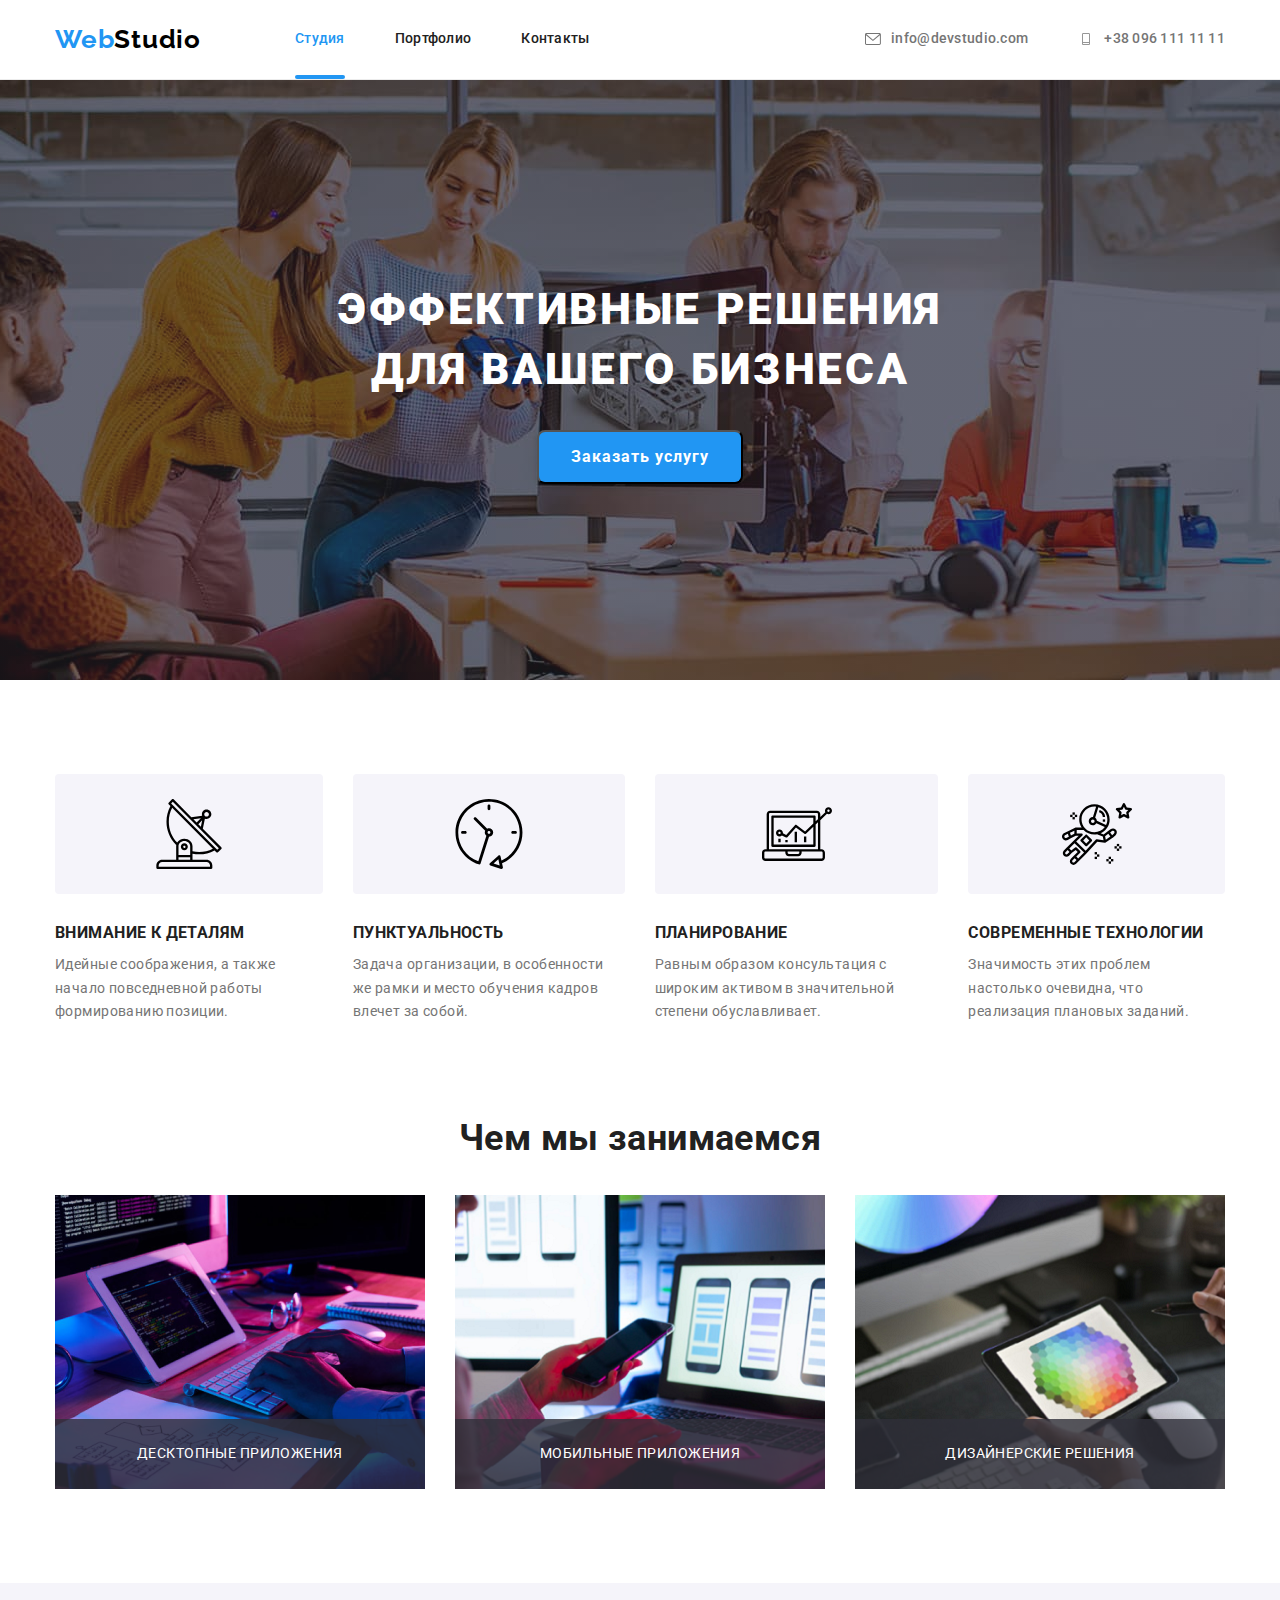
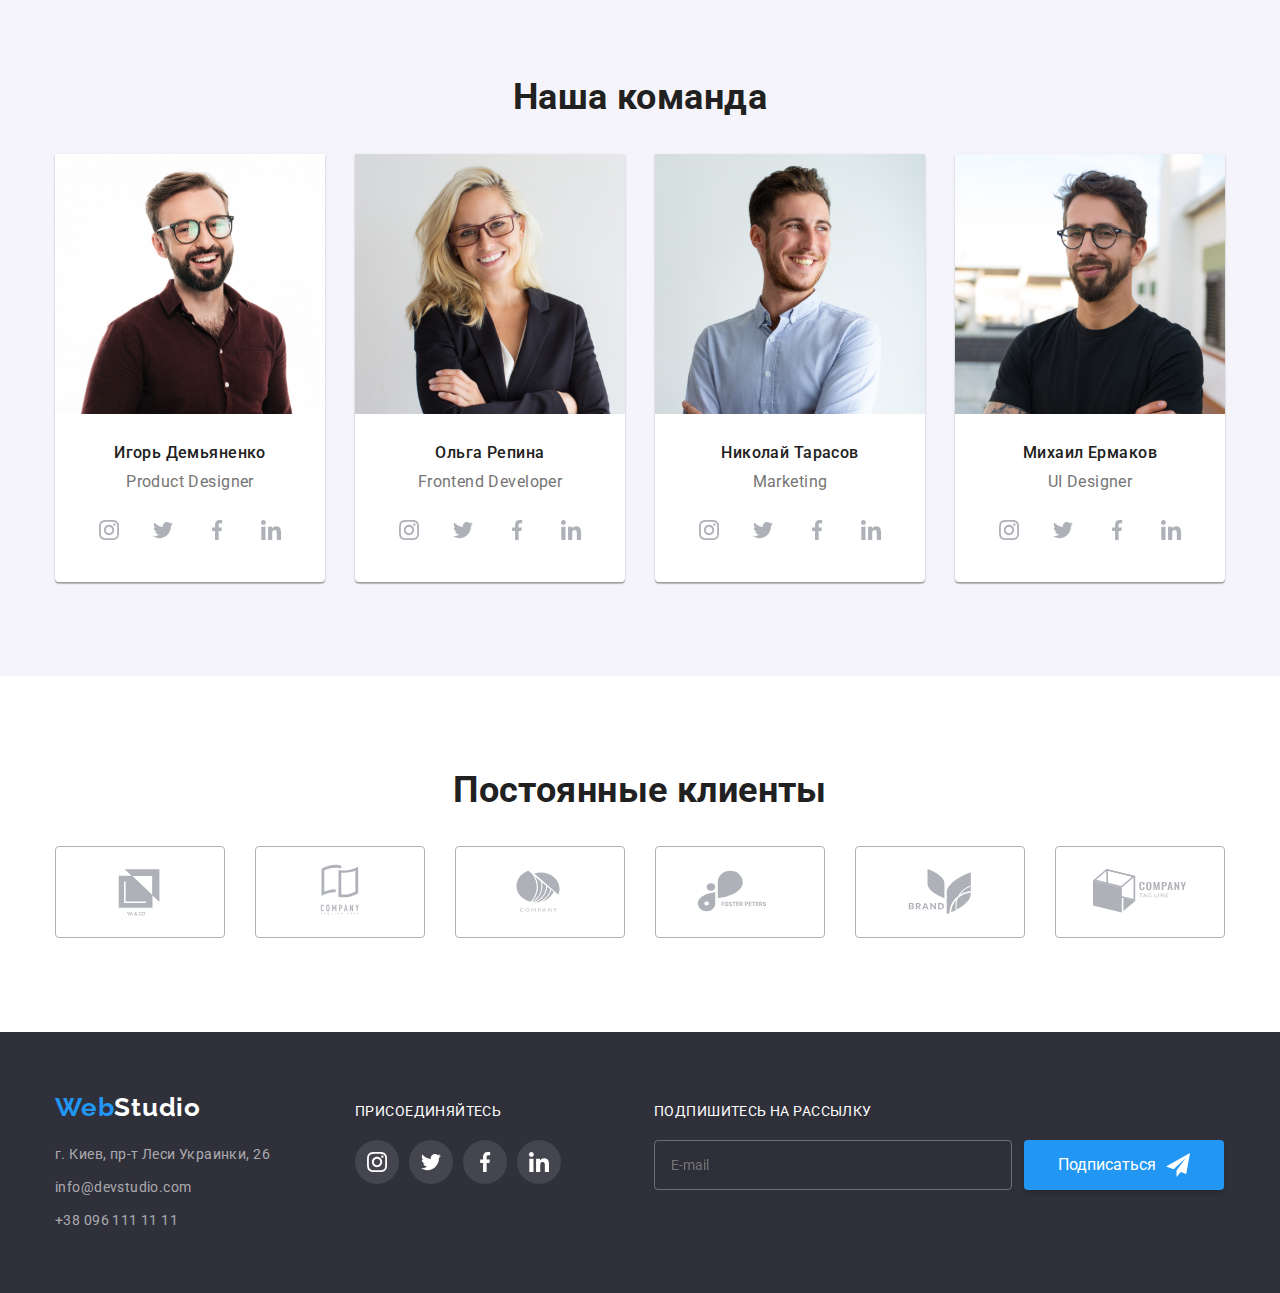
<file: index.html>
<!DOCTYPE html>
<html lang="ru">
  <head>
    <meta charset="UTF-8" />
    <meta name="viewport" content="width=device-width, initial-scale=1.0" />
    <title>WebStudio</title>
    <!-- Підключення шрифтів з google -->
    <link rel="preconnect" href="https://fonts.gstatic.com" />
    <link
      href="https://fonts.googleapis.com/css2?family=Raleway:wght@700&family=Roboto:wght@400;500;700;900&display=swap"
      rel="stylesheet"
    />
    <!-- Підключаємо свої стилі -->
    <link rel="stylesheet" type="text/css" href="./css/main.min.css" />
  </head>
  <body>
    <!------ HEADER ----------------------------------------------------------------------------->
    <header class="header">
      <div class="container header__container">
        <!---------- НАВІГАЦІЯ ---------------------------------------------------------------------->
        <nav class="main-nav">
          <!---------- ЛОГОТИП ------------------------------------------------------------------------>
          <a class="logo" href="./index.html" lang="en"
            >Web<span class="logo__darck">Studio</span></a
          >
          <ul class="site-nav">
            <li class="site-nav__item">
              <a class="site-nav__link site-nav__link--active" href="./index.html">Студия</a>
            </li>
            <li class="site-nav__item">
              <a class="site-nav__link" href="./portfolio.html">Портфолио</a>
            </li>
            <li class="site-nav__item">
              <a class="site-nav__link" href="#__footer__">Контакты</a>
            </li>
          </ul>
        </nav>
        <!---------- КОНТАКТИ ------------------------------------------------------------------------>
        <ul class="contacts">
          <li class="contacts__item">
            <a class="contacts__link" href="mailto:info@devstudio.com">
              <svg class="contacts__svg" width="16" height="12">
                <use href="./img/svg/sprite.svg#envelope"></use>
              </svg>
              info@devstudio.com
            </a>
          </li>
          <li class="contacts__item">
            <a class="contacts__link" href="tel:+380961111111">
              <svg class="contacts__svg" width="16" height="12">
                <use href="./img/svg/sprite.svg#vector"></use>
              </svg>
              +38 096 111 11 11
            </a>
          </li>
        </ul>
      </div>
    </header>
    <!-------- HEADER ------------------------------------------------------------------------------------->
    <!-------- MAIN ------------------------------------------------------------------------------------->
    <main>
      <!-------- HERO ------------------------------------------------------------------------------------->
      <section class="hero">
        <h1 class="hero__title">Эффективные решения <br />для вашего бизнеса</h1>
        <button class="hero__button" type="button" data-modal-open>Заказать услугу</button>
      </section>
      <!------ Особливості --------------------------------------------------------------------------------->
      <section class="section">
        <div class="container">
          <h2 class="visually-hidden">Внимание к деталям</h2>
          <ul class="features">
            <li class="features__item">
              <div class="features__svg">
                <svg width="70" height="70">
                  <use href="./img/svg/sprite.svg#antenna"></use>
                </svg>
              </div>
              <h3 class="features__title">Внимание к деталям</h3>
              <p class="features__text">
                Идейные соображения, а также начало повседневной работы формированию позиции.
              </p>
            </li>
            <li class="features__item">
              <div class="features__svg">
                <svg width="70" height="70">
                  <use href="./img/svg/sprite.svg#clock"></use>
                </svg>
              </div>
              <h3 class="features__title">Пунктуальность</h3>
              <p class="features__text">
                Задача организации, в особенности же рамки и место обучения кадров влечет за собой.
              </p>
            </li>
            <li class="features__item">
              <div class="features__svg">
                <svg width="70" height="70">
                  <use href="./img/svg/sprite.svg#diagram"></use>
                </svg>
              </div>
              <h3 class="features__title">Планирование</h3>
              <p class="features__text">
                Равным образом консультация с широким активом в значительной степени обуславливает.
              </p>
            </li>
            <li class="features__item">
              <div class="features__svg">
                <svg width="70" height="70">
                  <use href="./img/svg/sprite.svg#astronaut"></use>
                </svg>
              </div>
              <h3 class="features__title">Современные технологии</h3>
              <p class="features__text">
                Значимость этих проблем настолько очевидна, что реализация плановых заданий.
              </p>
            </li>
          </ul>
        </div>
      </section>
      <!------ Чим ми займаємося -------------------------------------------------------------------------->
      <section class="works section">
        <div class="container">
          <h2 class="section__title">Чем мы занимаемся</h2>
          <ul class="works__list">
            <li class="works__item">
              <div class="works__label">
                <p class="works__text">ДЕСКТОПНЫЕ ПРИЛОЖЕНИЯ</p>
              </div>
              <img src="./img/job1.png" alt="Внимание к деталям" width="370" height="294" />
            </li>
            <li class="works__item">
              <div class="works__label">
                <p class="works__text">МОБИЛЬНЫЕ ПРИЛОЖЕНИЯ</p>
              </div>
              <img
                src="./img/job2.png"
                alt="Использование комплектующих"
                width="370"
                height="294"
              />
            </li>
            <li class="works__item">
              <div class="works__label">
                <p class="works__text">ДИЗАЙНЕРСКИЕ РЕШЕНИЯ</p>
              </div>
              <img src="./img/job3.png" alt="Современные технологии" width="370" height="294" />
            </li>
          </ul>
        </div>
      </section>
      <!------- Наша команда --------------------------------------------------------------------------------->
      <section class="team section">
        <div class="container">
          <h2 class="section__title">Наша команда</h2>
          <ul class="team__list">
            <li class="team__item">
              <img
                src="./img/Demyanenko.jpg"
                alt="дизайнер продукции Игорь Демьяненко"
                width="270"
                height="260"
              />
              <div class="team__wrap">
                <h3 class="team__title">Игорь Демьяненко</h3>
                <p class="team__text" lang="en">Product Designer</p>
                <ul class="social__list">
                  <li class="social__item">
                    <a class="social__link" href="" target="_blank" rel="noreferrer noopener">
                      <svg class="social__svg" width="20" height="20">
                        <use href="./img/svg/sprite.svg#instagram"></use>
                      </svg>
                    </a>
                  </li>
                  <li class="social__item">
                    <a class="social__link" href="" target="_blank" rel="noreferrer noopener">
                      <svg class="social__svg" width="20" height="20">
                        <use href="./img/svg/sprite.svg#twitter"></use>
                      </svg>
                    </a>
                  </li>
                  <li class="social__item">
                    <a class="social__link" href="" target="_blank" rel="noreferrer noopener">
                      <svg class="social__svg" width="20" height="20">
                        <use href="./img/svg/sprite.svg#facebook"></use>
                      </svg>
                    </a>
                  </li>
                  <li class="social__item">
                    <a class="social__link" href="" target="_blank" rel="noreferrer noopener">
                      <svg class="social__svg" width="20" height="20">
                        <use href="./img/svg/sprite.svg#linkedin"></use>
                      </svg>
                    </a>
                  </li>
                </ul>
              </div>
            </li>
            <li class="team__item">
              <img
                src="./img/Repina.jpg"
                alt="Фронтенд-разработчик Ольга Репина"
                width="270"
                height="260"
              />
              <div class="team__wrap">
                <h3 class="team__title">Ольга Репина</h3>
                <p class="team__text" lang="en">Frontend Developer</p>
                <ul class="social__list">
                  <li class="social__item">
                    <a class="social__link" href="" target="_blank" rel="noreferrer noopener">
                      <svg class="social__svg" width="20" height="20">
                        <use href="./img/svg/sprite.svg#instagram"></use>
                      </svg>
                    </a>
                  </li>
                  <li class="social__item">
                    <a class="social__link" href="" target="_blank" rel="noreferrer noopener">
                      <svg class="social__svg" width="20" height="20">
                        <use href="./img/svg/sprite.svg#twitter"></use>
                      </svg>
                    </a>
                  </li>
                  <li class="social__item">
                    <a class="social__link" href="" target="_blank" rel="noreferrer noopener">
                      <svg class="social__svg" width="20" height="20">
                        <use href="./img/svg/sprite.svg#facebook"></use>
                      </svg>
                    </a>
                  </li>
                  <li class="social__item">
                    <a class="social__link" href="" target="_blank" rel="noreferrer noopener">
                      <svg class="social__svg" width="20" height="20">
                        <use href="./img/svg/sprite.svg#linkedin"></use>
                      </svg>
                    </a>
                  </li>
                </ul>
              </div>
            </li>
            <li class="team__item">
              <img
                src="./img/Tarasov.jpg"
                alt="Николай Тарасов маркетинг"
                width="270"
                height="260"
              />
              <div class="team__wrap">
                <h3 class="team__title">Николай Тарасов</h3>
                <p class="team__text" lang="en">Marketing</p>
                <ul class="social__list">
                  <li class="social__item">
                    <a class="social__link" href="" target="_blank" rel="noreferrer noopener">
                      <svg class="social__svg" width="20" height="20">
                        <use href="./img/svg/sprite.svg#instagram"></use>
                      </svg>
                    </a>
                  </li>
                  <li class="social__item">
                    <a class="social__link" href="" target="_blank" rel="noreferrer noopener">
                      <svg class="social__svg" width="20" height="20">
                        <use href="./img/svg/sprite.svg#twitter"></use>
                      </svg>
                    </a>
                  </li>
                  <li class="social__item">
                    <a class="social__link" href="" target="_blank" rel="noreferrer noopener">
                      <svg class="social__svg" width="20" height="20">
                        <use href="./img/svg/sprite.svg#facebook"></use>
                      </svg>
                    </a>
                  </li>
                  <li class="social__item">
                    <a class="social__link" href="" target="_blank" rel="noreferrer noopener">
                      <svg class="social__svg" width="20" height="20">
                        <use href="./img/svg/sprite.svg#linkedin"></use>
                      </svg>
                    </a>
                  </li>
                </ul>
              </div>
            </li>
            <li class="team__item">
              <img
                src="./img/Ermakov.jpg"
                alt="Дизайнер пользовательского интерфейса Михаил Ермаков"
                width="270"
                height="260"
              />
              <div class="team__wrap">
                <h3 class="team__title">Михаил Ермаков</h3>
                <p class="team__text" lang="en">UI Designer</p>
                <ul class="social__list">
                  <li class="social__item">
                    <a class="social__link" href="" target="_blank" rel="noreferrer noopener">
                      <svg class="social__svg" width="20" height="20">
                        <use href="./img/svg/sprite.svg#instagram"></use>
                      </svg>
                    </a>
                  </li>
                  <li class="social__item">
                    <a class="social__link" href="" target="_blank" rel="noreferrer noopener">
                      <svg class="social__svg" width="20" height="20">
                        <use href="./img/svg/sprite.svg#twitter"></use>
                      </svg>
                    </a>
                  </li>
                  <li class="social__item">
                    <a class="social__link" href="" target="_blank" rel="noreferrer noopener">
                      <svg class="social__svg" width="20" height="20">
                        <use href="./img/svg/sprite.svg#facebook"></use>
                      </svg>
                    </a>
                  </li>
                  <li class="social__item">
                    <a class="social__link" href="" target="_blank" rel="noreferrer noopener">
                      <svg class="social__svg" width="20" height="20">
                        <use href="./img/svg/sprite.svg#linkedin"></use>
                      </svg>
                    </a>
                  </li>
                </ul>
              </div>
            </li>
          </ul>
        </div>
      </section>
      <!-- Постоянные клиенты ----------------------------------------------------------------------------->
      <section class="clients section">
        <div class="container">
          <h2 class="section__title">Постоянные клиенты</h2>
          <ul class="clients__list">
            <li class="clients__item">
              <a class="clients__link" href="" target="_blank" rel="noreferrer noopener"
                ><svg width="106" height="60">
                  <use href="./img/svg/sprite.svg#ya-and-co"></use>
                </svg>
              </a>
            </li>
            <li class="clients__item">
              <a class="clients__link" href="" target="_blank" rel="noreferrer noopener"
                ><svg width="106" height="60">
                  <use href="./img/svg/sprite.svg#tagline-here"></use>
                </svg>
              </a>
            </li>
            <li class="clients__item">
              <a class="clients__link" href="" target="_blank" rel="noreferrer noopener"
                ><svg width="106" height="60">
                  <use href="./img/svg/sprite.svg#company"></use>
                </svg>
              </a>
            </li>
            <li class="clients__item">
              <a class="clients__link" href="" target="_blank" rel="noreferrer noopener"
                ><svg width="106" height="60">
                  <use href="./img/svg/sprite.svg#foster-peters"></use>
                </svg>
              </a>
            </li>
            <li class="clients__item">
              <a class="clients__link" href="" target="_blank" rel="noreferrer noopener"
                ><svg width="106" height="60">
                  <use href="./img/svg/sprite.svg#brand"></use>
                </svg>
              </a>
            </li>
            <li class="clients__item">
              <a class="clients__link" href="" target="_blank" rel="noreferrer noopener"
                ><svg width="106" height="60">
                  <use href="./img/svg/sprite.svg#tag-line"></use>
                </svg>
              </a>
            </li>
          </ul>
        </div>
      </section>
    </main>
    <!--MAIN ---------------------------------------------------------------------------------------->
    <!--Підвал ---------------------------------------------------------------------------------------->
    <footer class="footer" id="__footer__">
      <div class="footer__container container">
        <div class="footer-left_box">
          <a class="footer-logo" href="/">Web<span class="footer-logo__white">Studio</span></a>
          <address class="footer__anddres">
            <ul class="footer__list">
              <li class="footer__item">
                <a
                  class="footer__text"
                  href="https://goo.gl/maps/a66LDwwVaXXeTYJA7"
                  target="_blank"
                  rel="noreferrer noopener"
                  >г. Киев, пр-т Леси Украинки, 26</a
                >
              </li>
              <li class="footer__item">
                <a class="footer__text" href="mailto:info@devstudio.com">info@devstudio.com</a>
              </li>
              <li class="footer__item">
                <a class="footer__text" href="tel:+380961111111">+38 096 111 11 11</a>
              </li>
            </ul>
          </address>
        </div>
        <!-- Приєднуйтеся -------------------------------------------------------------------------------->
        <div class="footer-center_box">
          <p class="center-box__text">присоединяйтесь</p>
          <ul class="join-social__list">
            <li class="join-social__item">
              <a class="join-social__link" href="" target="_blank" rel="noreferrer noopener">
                <svg class="join-social__svg" width="20" height="20">
                  <use href="./img/svg/sprite.svg#instagram"></use>
                </svg>
              </a>
            </li>
            <li class="join-social__item">
              <a class="join-social__link" href="" target="_blank" rel="noreferrer noopener">
                <svg class="join-social__svg" width="20" height="20">
                  <use href="./img/svg/sprite.svg#twitter"></use>
                </svg>
              </a>
            </li>
            <li class="join-social__item">
              <a class="join-social__link" href="" target="_blank" rel="noreferrer noopener">
                <svg class="join-social__svg" width="20" height="20">
                  <use href="./img/svg/sprite.svg#facebook"></use>
                </svg>
              </a>
            </li>
            <li class="join-social__item">
              <a class="join-social__link" href="" target="_blank" rel="noreferrer noopener">
                <svg class="join-social__svg" width="20" height="20">
                  <use href="./img/svg/sprite.svg#linkedin"></use>
                </svg>
              </a>
            </li>
          </ul>
        </div>
        <!-- Подпишитесь на росилку -->
        <div class="footer-right_box">
          <form class="form-subscribe js-speaker-form" autocomplete="off">
            <div class="form-subscribe__field form-subscribe__fields">
              <label class="form-subscribe__label center-box__text" for="mail"
                >Подпишитесь на рассылку</label
              >
              <input
                class="form-subscribe__input"
                tupe="email"
                name="mail"
                id="mail"
                autocomplete="email"
                placeholder="E-mail"
              />
            </div>
            <button class="form-subscribe__button" type="submit">
              Подписаться
              <svg class="form-subscribe__svg" width="24" height="24">
                <use href="./img/svg/sprite.svg#icon-send"></use>
              </svg>
            </button>
          </form>
        </div>
      </div>
    </footer>
    <!--Modal ---------------------------------------------------------------------------------------->
    <div class="backdrop is-hidden" data-modal>
      <div class="modal">
        <button class="modal__botton" type="button" data-modal-close>
          <svg width="18" height="18">
            <use href="./img/svg/sprite.svg#close"></use>
          </svg>
        </button>
        <form class="form js-speaker-form" autocomplete="off">
          <h2 class="form__title">Оставьте свои данные, мы вам перезвоним</h2>
          <div class="form__field">
            <label class="form__label" for="name">Имя</label>
            <input
              class="form__input"
              tupe="text"
              name="name"
              id="name"
              title="Андрей"
              autocomplete="name"
              placeholder=" "
            />
            <svg class="form__svg" width="18" height="18">
              <use href="./img/svg/sprite.svg#person-name"></use>
            </svg>
          </div>
          <div class="form__field">
            <label class="form__label" for="tel">Телефон</label>
            <input
              class="form__input"
              tupe="tel"
              pattern="[0-9]{3}-[0-9]{3}-[0-9]{2}-[0-9]{2}"
              title="099-999-99-99"
              name="tel"
              id="tel"
              autocomplete="tel"
              placeholder=" "
            />
            <svg class="form__svg" width="18" height="18">
              <use href="./img/svg/sprite.svg#person-tel"></use>
            </svg>
          </div>
          <div class="form__field">
            <label class="form__label" for="mail-modal">Почта</label>
            <input
              class="form__input"
              tupe="mail"
              name="mail-modal"
              id="mail-modal"
              title="my@mail.com"
              autocomplete="email"
              placeholder=" "
            />
            <svg class="form__svg" width="18" height="18">
              <use href="./img/svg/sprite.svg#person-mail"></use>
            </svg>
          </div>
          <div role="group">
            <label class="form__label" for="comment">Комментарий</label>
            <textarea
              class="form__comment"
              name="comment"
              id="comment"
              rows="8"
              placeholder="Введите текст"
            ></textarea>
          </div>
          <div class="form-checkbox" role="group">
            <label class="form-checkbox__label" for="policy">
              <input class="form-checkbox__policy" type="checkbox" name="policy" id="policy" />
              <span class="form-checkbox__icon"></span>
              Соглашаюсь с рассылкой и принимаю
              <a class="form-checkbox__link" href="./index.html">Условия договора</a></label
            >
          </div>
          <button class="form__button" type="submit">Отправить</button>
        </form>
      </div>
    </div>
    <script src="./js/modal.js"></script>
  </body>
</html>
</file>
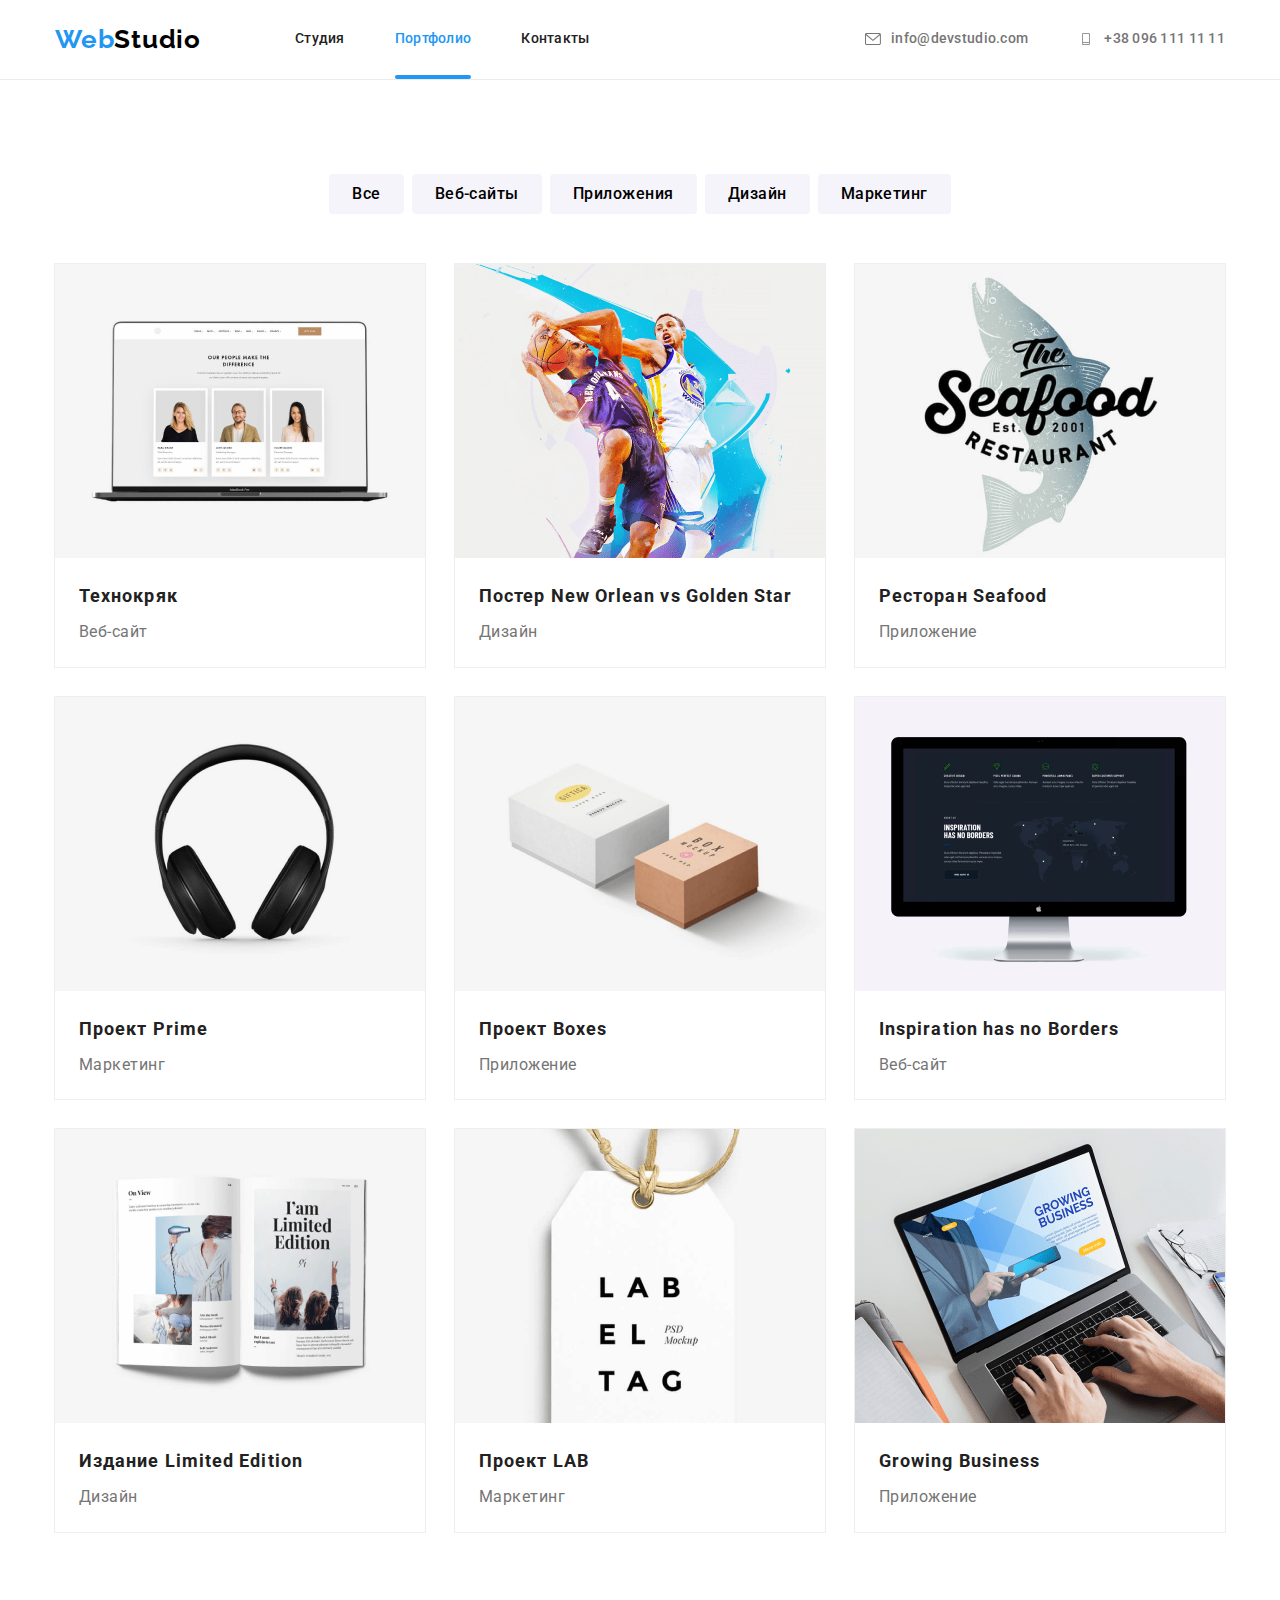
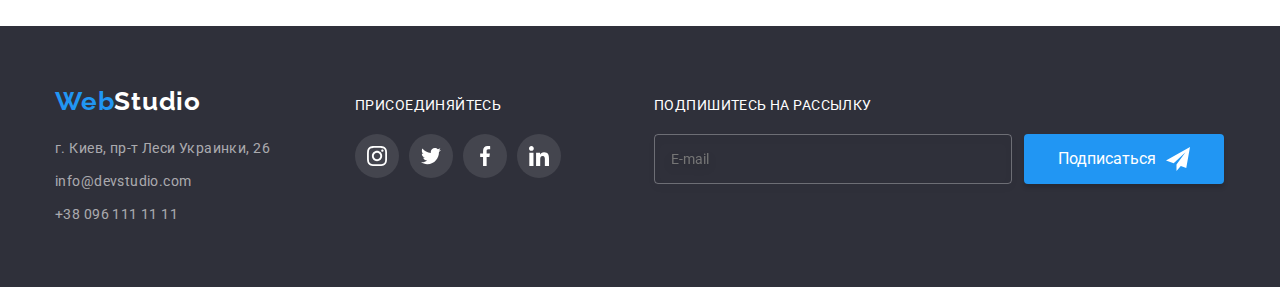
<file: portfolio.html>
<!DOCTYPE html>
<html lang="ru">
  <head>
    <meta charset="UTF-8" />
    <meta name="viewport" content="width=device-width, initial-scale=1.0" />
    <title>Portfolio</title>
    <!-- Підключення шрифтів з google -->
    <link rel="preconnect" href="https://fonts.gstatic.com" />
    <link
      href="https://fonts.googleapis.com/css2?family=Raleway:wght@700&family=Roboto:wght@400;500;700;900&display=swap"
      rel="stylesheet"
    />
    <!-- Підключаємо свої стилі -->
    <link rel="stylesheet" type="text/css" href="./css/main.min.css" />
  </head>
  <body>
    <!------ HEADER ----------------------------------------------------------------------------->
    <header class="header">
      <div class="container header__container">
        <!---------- НАВІГАЦІЯ ---------------------------------------------------------------------->
        <nav class="main-nav">
          <!---------- ЛОГОТИП ------------------------------------------------------------------------>
          <a class="logo" href="./index.html" lang="en"
            >Web<span class="logo__darck">Studio</span></a
          >
          <ul class="site-nav">
            <li class="site-nav__item">
              <a href="./index.html" class="site-nav__link">Студия</a>
            </li>
            <li class="site-nav__item">
              <a class="site-nav__link site-nav__link--active" href="./portfolio.html">Портфолио</a>
            </li>
            <li class="site-nav__item">
              <a class="site-nav__link" href="#__footer__">Контакты</a>
            </li>
          </ul>
        </nav>
        <!---------- КОНТАКТИ ------------------------------------------------------------------------>
        <ul class="contacts">
          <li class="contacts__item">
            <a class="contacts__link" href="mailto:info@devstudio.com">
              <svg class="contacts__svg" width="16" height="12">
                <use href="./img/svg/sprite.svg#envelope"></use>
              </svg>
              info@devstudio.com
            </a>
          </li>
          <li class="contacts__item">
            <a class="contacts__link" href="tel:+380961111111">
              <svg class="contacts__svg" width="16" height="12">
                <use href="./img/svg/sprite.svg#vector"></use>
              </svg>
              +38 096 111 11 11
            </a>
          </li>
        </ul>
      </div>
    </header>
    <!-------- HEADER ------------------------------------------------------------------------------------->
    <main>
      <section class="section">
        <div class="container">
          <h1 class="visually-hidden">Портфолио</h1>
          <ul class="filters">
            <li class="filters__item">
              <button type="button" class="filters__button">Все</button>
            </li>
            <li class="filters__item">
              <button type="button" class="filters__button">Веб-сайты</button>
            </li>
            <li class="filters__item">
              <button type="button" class="filters__button">Приложения</button>
            </li>
            <li class="filters__item">
              <button type="button" class="filters__button">Дизайн</button>
            </li>
            <li class="filters__item">
              <button type="button" class="filters__button">Маркетинг</button>
            </li>
          </ul>
          <ul class="portfolio">
            <li class="portfolio__item">
              <a class="portfolio__link" href="" target="_blank" rel="noreferrer noopener">
                <div class="portfolio__foto">
                  <img src="./img/WebSite.png" alt="Технокряк" width="370" height="294" />
                  <div class="thumb">
                    <p class="thumb__text">
                      Технокряк это современная площадка распространения коронавируса. Компании
                      используют эту платформу для цифрового шпионажа и атак на защищённые сервера
                      конкурентов.
                    </p>
                  </div>
                </div>
                <div class="portfolio-box">
                  <h2 class="portfolio-box__title">Технокряк</h2>
                  <p class="portfolio-box__text">Веб-сайт</p>
                </div>
              </a>
            </li>
            <li class="portfolio__item">
              <a class="portfolio__link" href="" target="_blank" rel="noreferrer noopener">
                <div class="portfolio__foto">
                  <img
                    src="./img/Desing.png"
                    alt="Постер дизайн Новый Орлеан против Голден Стар"
                    width="370"
                    height="294"
                  />
                  <div class="thumb">
                    <p class="thumb__text">
                      Технокряк это современная площадка распространения коронавируса. Компании
                      используют эту платформу для цифрового шпионажа и атак на защищённые сервера
                      конкурентов.
                    </p>
                  </div>
                </div>
                <div class="portfolio-box">
                  <h2 class="portfolio-box__title">
                    Постер <span lang="en">New Orlean vs Golden Star</span>
                  </h2>
                  <p class="portfolio-box__text">Дизайн</p>
                </div>
              </a>
            </li>
            <li class="portfolio__item">
              <a class="portfolio__link" href="" target="_blank" rel="noreferrer noopener">
                <div class="portfolio__foto">
                  <img
                    src="./img/annexes.png"
                    alt="Приложение ресторан морепродукты"
                    width="370"
                    height="294"
                  />
                  <div class="thumb">
                    <p class="thumb__text">
                      Технокряк это современная площадка распространения коронавируса. Компании
                      используют эту платформу для цифрового шпионажа и атак на защищённые сервера
                      конкурентов.
                    </p>
                  </div>
                </div>
                <div class="portfolio-box">
                  <h2 class="portfolio-box__title">Ресторан <span lang="en">Seafood</span></h2>
                  <p class="portfolio-box__text">Приложение</p>
                </div>
              </a>
            </li>
            <li class="portfolio__item">
              <a class="portfolio__link" href="" target="_blank" rel="noreferrer noopener">
                <div class="portfolio__foto">
                  <img src="./img/Marketing.png" alt="Основной проект" width="370" height="294" />
                  <div class="thumb">
                    <p class="thumb__text">
                      Технокряк это современная площадка распространения коронавируса. Компании
                      используют эту платформу для цифрового шпионажа и атак на защищённые сервера
                      конкурентов.
                    </p>
                  </div>
                </div>
                <div class="portfolio-box">
                  <h2 class="portfolio-box__title">Проект <span lang="en">Prime</span></h2>
                  <p class="portfolio-box__text">Маркетинг</p>
                </div>
              </a>
            </li>
            <li class="portfolio__item">
              <a class="portfolio__link" href="" target="_blank" rel="noreferrer noopener">
                <div class="portfolio__foto">
                  <img src="./img/annexes1.png" alt="Проект коробки" width="370" height="294" />
                  <div class="thumb">
                    <p class="thumb__text">
                      Технокряк это современная площадка распространения коронавируса. Компании
                      используют эту платформу для цифрового шпионажа и атак на защищённые сервера
                      конкурентов.
                    </p>
                  </div>
                </div>
                <div class="portfolio-box">
                  <h2 class="portfolio-box__title">Проект <span lang="en">Boxes</span></h2>
                  <p class="portfolio-box__text">Приложение</p>
                </div>
              </a>
            </li>
            <li class="portfolio__item">
              <a class="portfolio__link" href="" target="_blank" rel="noreferrer noopener">
                <div class="portfolio__foto">
                  <img
                    src="./img/WebSite1.png"
                    alt="Inspiration has no Borders"
                    width="370"
                    height="294"
                  />
                  <div class="thumb">
                    <p class="thumb__text">
                      Технокряк это современная площадка распространения коронавируса. Компании
                      используют эту платформу для цифрового шпионажа и атак на защищённые сервера
                      конкурентов.
                    </p>
                  </div>
                </div>
                <div class="portfolio-box">
                  <h2 class="portfolio-box__title" lang="en">Inspiration has no Borders</h2>
                  <p class="portfolio-box__text">Веб-сайт</p>
                </div>
              </a>
            </li>
            <li class="portfolio__item">
              <a class="portfolio__link" href="" target="_blank" rel="noreferrer noopener">
                <div class="portfolio__foto">
                  <img
                    src="./img/Desing1.png"
                    alt="Издание Ограниченный выпуск"
                    width="370"
                    height="294"
                  />
                  <div class="thumb">
                    <p class="thumb__text">
                      Технокряк это современная площадка распространения коронавируса. Компании
                      используют эту платформу для цифрового шпионажа и атак на защищённые сервера
                      конкурентов.
                    </p>
                  </div>
                </div>
                <div class="portfolio-box">
                  <h2 class="portfolio-box__title">
                    Издание <span lang="en">Limited Edition</span>
                  </h2>
                  <p class="portfolio-box__text">Дизайн</p>
                </div>
              </a>
            </li>
            <li class="portfolio__item">
              <a class="portfolio__link" href="" target="_blank" rel="noreferrer noopener">
                <div class="portfolio__foto">
                  <img src="./img/Marketing1.png" alt="Проект лаб" width="370" height="294" />
                  <div class="thumb">
                    <p class="thumb__text">
                      Технокряк это современная площадка распространения коронавируса. Компании
                      используют эту платформу для цифрового шпионажа и атак на защищённые сервера
                      конкурентов.
                    </p>
                  </div>
                </div>
                <div class="portfolio-box">
                  <h2 class="portfolio-box__title">Проект <span lang="en">LAB</span></h2>
                  <p class="portfolio-box__text">Маркетинг</p>
                </div>
              </a>
            </li>
            <li class="portfolio__item">
              <a class="portfolio__link" href="" target="_blank" rel="noreferrer noopener">
                <div class="portfolio__foto">
                  <img src="./img/annexes2.png" alt="Растущий бизнес" width="370" height="294" />
                  <div class="thumb">
                    <p class="thumb__text">
                      Технокряк это современная площадка распространения коронавируса. Компании
                      используют эту платформу для цифрового шпионажа и атак на защищённые сервера
                      конкурентов.
                    </p>
                  </div>
                </div>
                <div class="portfolio-box">
                  <h2 class="portfolio-box__title" lang="en">Growing Business</h2>
                  <p class="portfolio-box__text">Приложение</p>
                </div>
              </a>
            </li>
          </ul>
        </div>
      </section>
    </main>
    <!--MAIN ---------------------------------------------------------------------------------------->
    <!--Підвал ---------------------------------------------------------------------------------------->
    <footer class="footer" id="__footer__">
      <div class="footer__container container">
        <div class="footer-left_box">
          <a class="footer-logo" href="/">Web<span class="footer-logo__white">Studio</span></a>
          <address class="footer__anddres">
            <ul class="footer__list">
              <li class="footer__item">
                <a
                  class="footer__text"
                  href="https://goo.gl/maps/a66LDwwVaXXeTYJA7"
                  target="_blank"
                  rel="noreferrer noopener"
                  >г. Киев, пр-т Леси Украинки, 26</a
                >
              </li>
              <li class="footer__item">
                <a class="footer__text" href="mailto:info@devstudio.com">info@devstudio.com</a>
              </li>
              <li class="footer__item">
                <a class="footer__text" href="tel:+380961111111">+38 096 111 11 11</a>
              </li>
            </ul>
          </address>
        </div>
        <!-- Приєднуйтеся -------------------------------------------------------------------------------->
        <div class="footer-center_box">
          <p class="center-box__text">присоединяйтесь</p>
          <ul class="join-social__list">
            <li class="join-social__item">
              <a class="join-social__link" href="" target="_blank" rel="noreferrer noopener">
                <svg class="join-social__svg" width="20" height="20">
                  <use href="./img/svg/sprite.svg#instagram"></use>
                </svg>
              </a>
            </li>
            <li class="join-social__item">
              <a class="join-social__link" href="" target="_blank" rel="noreferrer noopener">
                <svg class="join-social__svg" width="20" height="20">
                  <use href="./img/svg/sprite.svg#twitter"></use>
                </svg>
              </a>
            </li>
            <li class="join-social__item">
              <a class="join-social__link" href="" target="_blank" rel="noreferrer noopener">
                <svg class="join-social__svg" width="20" height="20">
                  <use href="./img/svg/sprite.svg#facebook"></use>
                </svg>
              </a>
            </li>
            <li class="join-social__item">
              <a class="join-social__link" href="" target="_blank" rel="noreferrer noopener">
                <svg class="join-social__svg" width="20" height="20">
                  <use href="./img/svg/sprite.svg#linkedin"></use>
                </svg>
              </a>
            </li>
          </ul>
        </div>
        <!-- Подпишитесь на росилку -->
        <div class="footer-right_box">
          <form class="form-subscribe js-speaker-form" autocomplete="off">
            <div class="form-subscribe__field form-subscribe__fields">
              <label class="form-subscribe__label center-box__text" for="mail"
                >Подпишитесь на рассылку</label
              >
              <input
                class="form-subscribe__input"
                tupe="email"
                name="mail"
                id="mail"
                autocomplete="email"
                placeholder="E-mail"
              />
            </div>
            <button class="form-subscribe__button" type="submit">
              Подписаться
              <svg class="form-subscribe__svg" width="24" height="24">
                <use href="./img/svg/sprite.svg#icon-send"></use>
              </svg>
            </button>
          </form>
        </div>
      </div>
    </footer>
    <!--Підвал ---------------------------------------------------------------------------------------->
  </body>
</html>
</file>
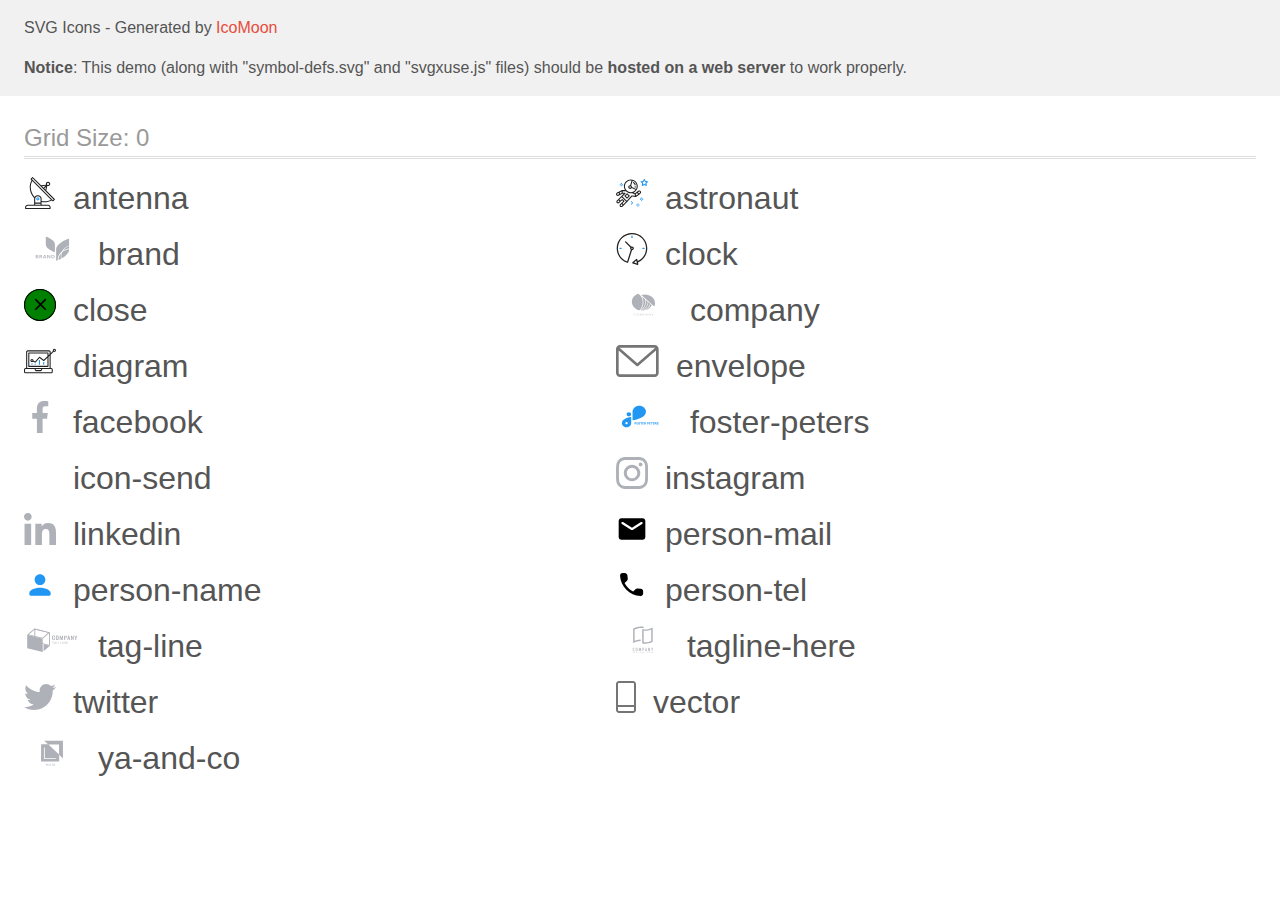
<file: img/icomoon/demo-external-svg.html>
<!doctype html>
<html>
<head>
    <title>IcoMoon - SVG Icons</title>
    <meta charset="utf-8">
    <meta name="viewport" content="width=device-width, initial-scale=1">
    <link rel="stylesheet" href="demo-files/demo.css">
    <link rel="stylesheet" href="style.css">
</head>
<body>
<header class="bgc1 clearfix">
<div class="mhl">
    <p>SVG Icons - Generated by <a href="https://icomoon.io/app">IcoMoon</a></p><p><strong>Notice</strong>: This demo (along with "symbol-defs.svg" and "svgxuse.js" files) should be <b>hosted on a web server</b> to work properly.</p>
</div>
</header>
    <div class="clearfix mhl ptl">
        <h1 class="mvm mtn fgc1">Grid Size: 0</h1>
        <div class="glyph fs1">
            <div class="clearfix pbs">
                <svg class="icon antenna"><use xlink:href="symbol-defs.svg#antenna"></use></svg><span class="name"> antenna</span>
            </div>
        </div>
        <div class="glyph fs1">
            <div class="clearfix pbs">
                <svg class="icon astronaut"><use xlink:href="symbol-defs.svg#astronaut"></use></svg><span class="name"> astronaut</span>
            </div>
        </div>
        <div class="glyph fs1">
            <div class="clearfix pbs">
                <svg class="icon brand"><use xlink:href="symbol-defs.svg#brand"></use></svg><span class="name"> brand</span>
            </div>
        </div>
        <div class="glyph fs1">
            <div class="clearfix pbs">
                <svg class="icon clock"><use xlink:href="symbol-defs.svg#clock"></use></svg><span class="name"> clock</span>
            </div>
        </div>
        <div class="glyph fs1">
            <div class="clearfix pbs">
                <svg class="icon close"><use xlink:href="symbol-defs.svg#close"></use></svg><span class="name"> close</span>
            </div>
        </div>
        <div class="glyph fs1">
            <div class="clearfix pbs">
                <svg class="icon company"><use xlink:href="symbol-defs.svg#company"></use></svg><span class="name"> company</span>
            </div>
        </div>
        <div class="glyph fs1">
            <div class="clearfix pbs">
                <svg class="icon diagram"><use xlink:href="symbol-defs.svg#diagram"></use></svg><span class="name"> diagram</span>
            </div>
        </div>
        <div class="glyph fs1">
            <div class="clearfix pbs">
                <svg class="icon envelope"><use xlink:href="symbol-defs.svg#envelope"></use></svg><span class="name"> envelope</span>
            </div>
        </div>
        <div class="glyph fs1">
            <div class="clearfix pbs">
                <svg class="icon facebook"><use xlink:href="symbol-defs.svg#facebook"></use></svg><span class="name"> facebook</span>
            </div>
        </div>
        <div class="glyph fs1">
            <div class="clearfix pbs">
                <svg class="icon foster-peters"><use xlink:href="symbol-defs.svg#foster-peters"></use></svg><span class="name"> foster-peters</span>
            </div>
        </div>
        <div class="glyph fs1">
            <div class="clearfix pbs">
                <svg class="icon icon-send"><use xlink:href="symbol-defs.svg#icon-send"></use></svg><span class="name"> icon-send</span>
            </div>
        </div>
        <div class="glyph fs1">
            <div class="clearfix pbs">
                <svg class="icon instagram"><use xlink:href="symbol-defs.svg#instagram"></use></svg><span class="name"> instagram</span>
            </div>
        </div>
        <div class="glyph fs1">
            <div class="clearfix pbs">
                <svg class="icon linkedin"><use xlink:href="symbol-defs.svg#linkedin"></use></svg><span class="name"> linkedin</span>
            </div>
        </div>
        <div class="glyph fs1">
            <div class="clearfix pbs">
                <svg class="icon person-mail"><use xlink:href="symbol-defs.svg#person-mail"></use></svg><span class="name"> person-mail</span>
            </div>
        </div>
        <div class="glyph fs1">
            <div class="clearfix pbs">
                <svg class="icon person-name"><use xlink:href="symbol-defs.svg#person-name"></use></svg><span class="name"> person-name</span>
            </div>
        </div>
        <div class="glyph fs1">
            <div class="clearfix pbs">
                <svg class="icon person-tel"><use xlink:href="symbol-defs.svg#person-tel"></use></svg><span class="name"> person-tel</span>
            </div>
        </div>
        <div class="glyph fs1">
            <div class="clearfix pbs">
                <svg class="icon tag-line"><use xlink:href="symbol-defs.svg#tag-line"></use></svg><span class="name"> tag-line</span>
            </div>
        </div>
        <div class="glyph fs1">
            <div class="clearfix pbs">
                <svg class="icon tagline-here"><use xlink:href="symbol-defs.svg#tagline-here"></use></svg><span class="name"> tagline-here</span>
            </div>
        </div>
        <div class="glyph fs1">
            <div class="clearfix pbs">
                <svg class="icon twitter"><use xlink:href="symbol-defs.svg#twitter"></use></svg><span class="name"> twitter</span>
            </div>
        </div>
        <div class="glyph fs1">
            <div class="clearfix pbs">
                <svg class="icon vector"><use xlink:href="symbol-defs.svg#vector"></use></svg><span class="name"> vector</span>
            </div>
        </div>
        <div class="glyph fs1">
            <div class="clearfix pbs">
                <svg class="icon ya-and-co"><use xlink:href="symbol-defs.svg#ya-and-co"></use></svg><span class="name"> ya-and-co</span>
            </div>
        </div>
  </div>
<script defer src="svgxuse.js"></script>
</body>
</html>
</file>
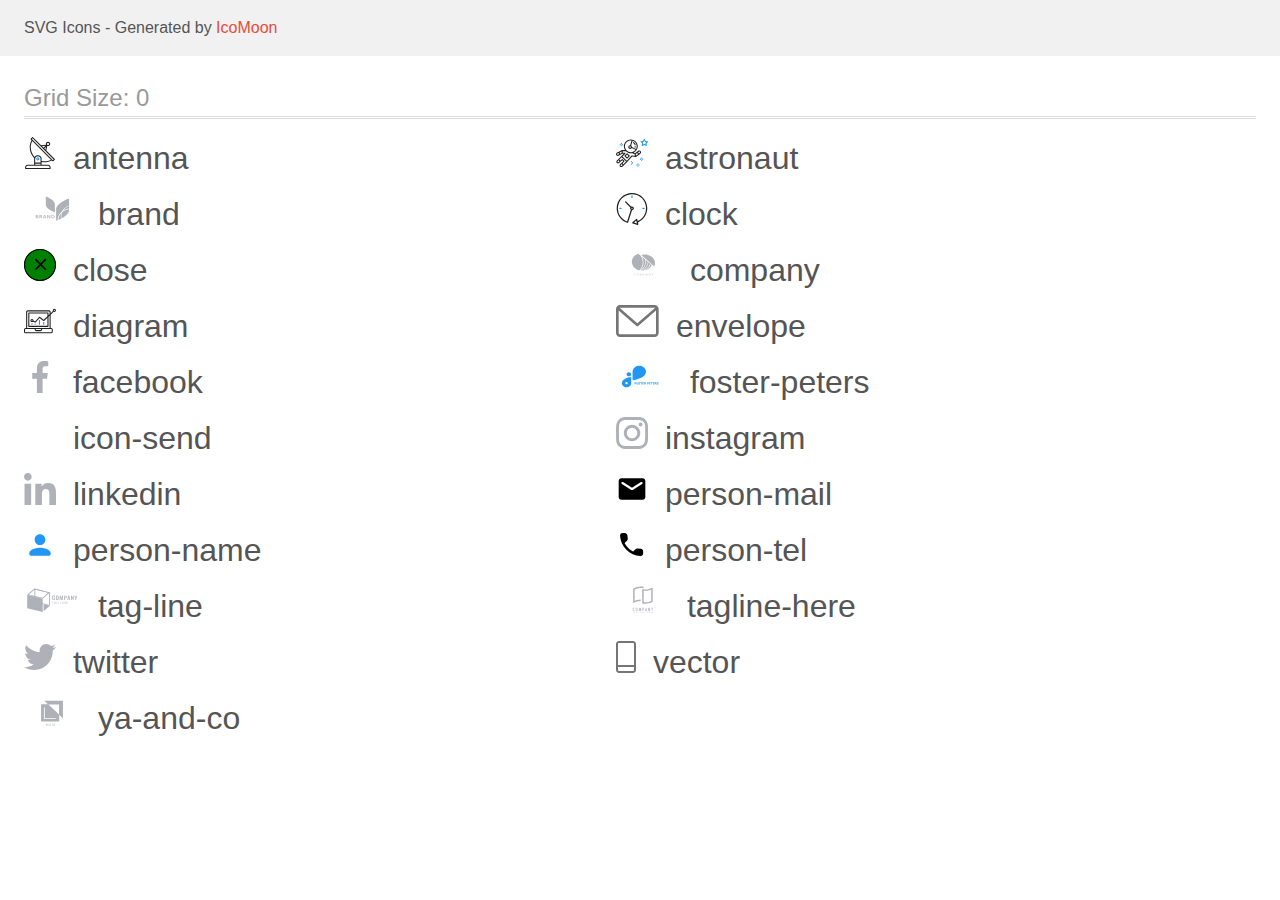
<file: img/icomoon/demo.html>
<!doctype html>
<html>
<head>
    <title>IcoMoon - SVG Icons</title>
    <meta charset="utf-8">
    <meta name="viewport" content="width=device-width, initial-scale=1">
    <link rel="stylesheet" href="demo-files/demo.css">
    <link rel="stylesheet" href="style.css">
</head>
<body>
<svg aria-hidden="true" style="position: absolute; width: 0; height: 0; overflow: hidden;" version="1.1" xmlns="http://www.w3.org/2000/svg" xmlns:xlink="http://www.w3.org/1999/xlink">
<defs>
<symbol id="antenna" viewBox="0 0 32 32">
<path fill="#212121" style="fill: var(--color1, #212121)" d="M30.773 22.098l-8.443-8.505 0.937-4.615c0.242 0.094 0.499 0.144 0.758 0.146h0.006c1.192 0.014 2.17-0.941 2.184-2.133s-0.941-2.17-2.133-2.184c-1.192-0.014-2.17 0.941-2.184 2.133-0.003 0.255 0.039 0.509 0.125 0.749l-4.96 0.605-8.091-8.133c-0.099-0.101-0.235-0.159-0.377-0.16-0.14 0.001-0.274 0.056-0.373 0.155l-1.513 1.504c-0.208 0.208-0.208 0.546 0 0.754l0.814 0.826c-3.153 5.798-2.129 12.978 2.519 17.663 0.043 0.041 0.092 0.074 0.146 0.098-0.034 0.18-0.051 0.364-0.052 0.547v6.187h-6.4c-1.472 0.002-2.665 1.195-2.667 2.667v1.067c0 0.295 0.239 0.533 0.533 0.533h24.533c0.295 0 0.533-0.239 0.533-0.533v-1.067c-0.002-1.472-1.195-2.665-2.667-2.667h-6.4v-2.742c1.003 0.21 2.024 0.317 3.049 0.32 2.458-0.003 4.877-0.615 7.040-1.783l0.818 0.823c0.099 0.101 0.235 0.159 0.377 0.16 0.14-0.001 0.274-0.056 0.373-0.155l1.513-1.504c0.208-0.208 0.208-0.546 0-0.754zM23.28 6.233c0.418-0.415 1.093-0.414 1.508 0.004s0.414 1.093-0.004 1.508c-0.2 0.199-0.47 0.31-0.752 0.31h-0.003c-0.589-0.003-1.064-0.483-1.061-1.072 0.002-0.282 0.115-0.552 0.314-0.751h-0.002zM22.024 9.738l-0.598 2.946-1.175-1.182 1.774-1.763zM21.419 8.836l-1.92 1.909-1.485-1.493 3.405-0.415zM24.004 28.8c0.884 0 1.6 0.716 1.6 1.6v0.533h-23.467v-0.533c0-0.884 0.716-1.6 1.6-1.6h20.267zM16.537 26.667v1.067h-5.333v-1.067h5.333zM11.204 25.6v-4.053c0-1.294 1.196-2.347 2.667-2.347s2.667 1.053 2.667 2.347v4.053h-5.333zM17.604 23.904v-2.357c0-1.882-1.675-3.413-3.733-3.413-1.331-0.020-2.576 0.657-3.281 1.786-4.058-4.274-4.971-10.645-2.279-15.887l18.602 18.708c-2.872 1.461-6.165 1.873-9.309 1.163zM28.893 23.22l-21.057-21.181 0.755-0.752 7.935 7.98c0.004 0 0.006 0.007 0.010 0.010l13.115 13.191-0.757 0.752z"></path>
<path fill="#2196f3" style="fill: var(--color2, #2196f3)" d="M13.876 20.267h-0.005c-0.884-0.001-1.601 0.714-1.602 1.598s0.714 1.601 1.598 1.602h0.005c0.884 0.001 1.601-0.714 1.602-1.598s-0.714-1.601-1.598-1.602zM14.249 22.245c-0.1 0.1-0.236 0.156-0.378 0.155-0.295-0.002-0.532-0.242-0.531-0.536 0.001-0.141 0.057-0.276 0.157-0.375s0.233-0.154 0.373-0.155c0.295 0.002 0.532 0.241 0.53 0.536-0.001 0.141-0.057 0.276-0.157 0.375h0.005z"></path>
</symbol>
<symbol id="astronaut" viewBox="0 0 32 32">
<path fill="#2196f3" style="fill: var(--color2, #2196f3)" d="M31.974 4.524c-0.063-0.193-0.229-0.333-0.43-0.363l-1.91-0.278-0.855-1.731c-0.179-0.365-0.777-0.365-0.956 0l-0.855 1.731-1.91 0.278c-0.201 0.029-0.367 0.17-0.431 0.363-0.062 0.193-0.011 0.405 0.135 0.547l1.383 1.348-0.326 1.903c-0.034 0.2 0.048 0.402 0.212 0.522 0.166 0.121 0.382 0.135 0.562 0.040l1.709-0.899 1.709 0.899c0.078 0.041 0.164 0.061 0.249 0.061 0.11 0 0.221-0.034 0.314-0.102 0.164-0.119 0.246-0.322 0.212-0.522l-0.326-1.903 1.383-1.348c0.145-0.142 0.197-0.354 0.135-0.547zM29.511 5.851c-0.125 0.122-0.183 0.299-0.153 0.472l0.191 1.114-1-0.526c-0.078-0.041-0.163-0.061-0.249-0.061s-0.17 0.020-0.249 0.061l-1.001 0.526 0.191-1.114c0.030-0.173-0.028-0.349-0.153-0.472l-0.81-0.789 1.119-0.163c0.174-0.025 0.324-0.134 0.402-0.292l0.5-1.013 0.5 1.013c0.078 0.157 0.228 0.267 0.402 0.292l1.119 0.163-0.809 0.789z"></path>
<path fill="#2196f3" style="fill: var(--color2, #2196f3)" d="M26.134 20.522h-1.067v1.067h1.067v-1.067z"></path>
<path fill="#2196f3" style="fill: var(--color2, #2196f3)" d="M26.134 22.656h-1.067v1.067h1.067v-1.067z"></path>
<path fill="#2196f3" style="fill: var(--color2, #2196f3)" d="M27.2 21.589h-1.067v1.067h1.067v-1.067z"></path>
<path fill="#2196f3" style="fill: var(--color2, #2196f3)" d="M25.067 21.589h-1.067v1.067h1.067v-1.067z"></path>
<path fill="#2196f3" style="fill: var(--color2, #2196f3)" d="M22.4 26.389h-1.067v1.067h1.067v-1.067z"></path>
<path fill="#2196f3" style="fill: var(--color2, #2196f3)" d="M22.4 28.522h-1.067v1.067h1.067v-1.067z"></path>
<path fill="#2196f3" style="fill: var(--color2, #2196f3)" d="M23.467 27.456h-1.067v1.067h1.067v-1.067z"></path>
<path fill="#2196f3" style="fill: var(--color2, #2196f3)" d="M21.333 27.456h-1.067v1.067h1.067v-1.067z"></path>
<path fill="#2196f3" style="fill: var(--color2, #2196f3)" d="M16 24.256h-1.067v1.067h1.067v-1.067z"></path>
<path fill="#2196f3" style="fill: var(--color2, #2196f3)" d="M16 26.389h-1.067v1.067h1.067v-1.067z"></path>
<path fill="#2196f3" style="fill: var(--color2, #2196f3)" d="M17.067 25.322h-1.067v1.067h1.067v-1.067z"></path>
<path fill="#2196f3" style="fill: var(--color2, #2196f3)" d="M5.867 6.122h-1.067v1.067h1.067v-1.067z"></path>
<path fill="#2196f3" style="fill: var(--color2, #2196f3)" d="M5.867 8.255h-1.067v1.067h1.067v-1.067z"></path>
<path fill="#2196f3" style="fill: var(--color2, #2196f3)" d="M6.933 7.189h-1.067v1.067h1.067v-1.067z"></path>
<path fill="#2196f3" style="fill: var(--color2, #2196f3)" d="M4.8 7.189h-1.067v1.067h1.067v-1.067z"></path>
<path fill="#212121" style="fill: var(--color1, #212121)" d="M24.715 14.159c-0.287-0.388-0.709-0.637-1.188-0.705-0.481-0.068-0.956 0.058-1.34 0.352l-1.252 0.96-1.898 1.417-1.358-0.541c2.421-1.086 4.114-3.508 4.114-6.32 0-3.823-3.123-6.933-6.961-6.933s-6.961 3.11-6.961 6.933c0 1.386 0.414 2.674 1.12 3.758l-2.764-0.024c-0.002 0-0.003 0-0.005 0-0.009 0-0.015 0.004-0.023 0.005-0.053 0.002-0.105 0.013-0.155 0.031-0.013 0.005-0.026 0.008-0.038 0.013-0.006 0.003-0.013 0.003-0.019 0.006l-3.233 1.596c-0.001 0-0.001 0-0.001 0.001l-1.893 0.911c-0.021 0.009-0.042 0.021-0.063 0.035-0.755 0.502-1.012 1.489-0.598 2.295 0.22 0.429 0.595 0.745 1.056 0.889 0.178 0.055 0.359 0.083 0.539 0.083 0.29 0 0.577-0.071 0.839-0.211l1.388-0.738 2.264-1.169 1.357-0.008-5.442 5.416c-0.001 0.001-0.001 0.001-0.002 0.001l-1.339 1.333c-0.316 0.315-0.49 0.732-0.49 1.178s0.174 0.863 0.49 1.179c0.325 0.323 0.752 0.485 1.179 0.485s0.854-0.162 1.18-0.485l1.314-1.309 1.741-1.3 0.901 0.897-1.762 1.754c0 0.001-0.001 0.001-0.002 0.001l-1.339 1.333c-0.316 0.315-0.49 0.732-0.49 1.178s0.174 0.863 0.49 1.179c0.325 0.323 0.753 0.485 1.18 0.485s0.855-0.162 1.18-0.485l3.482-3.467c0.001-0.001 0.001-0.001 0.001-0.002l1.010-1-0.004-0.004c0.006-0.006 0.015-0.009 0.022-0.015l5.166-5.658 3.471 0.494c0.025 0.004 0.050 0.005 0.075 0.005 0.065 0 0.127-0.015 0.187-0.038 0.018-0.006 0.033-0.015 0.050-0.023 0.019-0.010 0.039-0.015 0.058-0.027l3.213-2.133c0.012-0.008 0.018-0.021 0.029-0.029 0.013-0.010 0.029-0.014 0.041-0.026l1.271-1.191c0.662-0.62 0.753-1.635 0.212-2.362zM2.13 17.77c-0.173 0.093-0.37 0.111-0.558 0.052-0.187-0.058-0.338-0.186-0.427-0.358-0.161-0.314-0.068-0.695 0.214-0.902l1.314-0.632 0.449 1.312-0.992 0.528zM5.628 15.942l-1.548 0.8-0.439-1.283 2.027-1.001-0.040 1.484zM20.727 9.322c0 0.918-0.219 1.785-0.599 2.559l-4.181-1.899c-0.044-0.573-0.341-1.075-0.788-1.388l1.464-4.86c2.378 0.756 4.105 2.974 4.105 5.588zM8.938 9.322c0-3.235 2.644-5.867 5.894-5.867 0.253 0 0.5 0.021 0.745 0.052l-1.432 4.754c-0.019-0.001-0.037-0.006-0.057-0.006-1.033 0-1.873 0.837-1.873 1.867s0.84 1.867 1.873 1.867c0.694 0 1.294-0.383 1.618-0.945l3.862 1.755c-1.075 1.446-2.795 2.39-4.737 2.39-3.25 0-5.894-2.632-5.894-5.867zM14.894 10.122c0 0.441-0.362 0.8-0.806 0.8s-0.806-0.359-0.806-0.8c0-0.441 0.362-0.8 0.806-0.8s0.806 0.359 0.806 0.8zM2.465 25.146c-0.236 0.234-0.619 0.234-0.854 0.001-0.114-0.114-0.176-0.263-0.176-0.423s0.062-0.309 0.176-0.421l0.962-0.958 0.851 0.848-0.959 0.955zM5.679 28.88c-0.236 0.234-0.619 0.235-0.855 0.001-0.114-0.114-0.176-0.263-0.176-0.423s0.062-0.309 0.176-0.421l0.963-0.959 0.852 0.848-0.96 0.955zM9.16 25.411c-0.001 0-0.001 0-0.002 0.001l-1.765 1.76-0.852-0.848 1.763-1.755c0 0 0 0 0 0s0.001-0.001 0.002-0.001c0.040-0.040 0.065-0.088 0.090-0.135 0.007-0.014 0.020-0.026 0.026-0.040 0.017-0.041 0.019-0.085 0.026-0.129 0.003-0.025 0.014-0.047 0.014-0.073 0-0.036-0.013-0.070-0.020-0.106-0.006-0.032-0.006-0.065-0.019-0.095-0.020-0.050-0.055-0.094-0.091-0.138-0.010-0.012-0.014-0.027-0.025-0.038 0 0 0 0-0.001 0s-0.001-0.002-0.001-0.002l-1.607-1.6c-0.017-0.017-0.039-0.024-0.058-0.038-0.028-0.022-0.055-0.042-0.087-0.058-0.030-0.015-0.061-0.024-0.093-0.033-0.034-0.010-0.067-0.017-0.103-0.020-0.033-0.002-0.063 0.001-0.095 0.005-0.036 0.004-0.069 0.009-0.104 0.020-0.034 0.011-0.063 0.027-0.094 0.045-0.020 0.011-0.042 0.015-0.061 0.029l-1.773 1.324-0.901-0.897 2.399-2.386 4.361 4.289-0.928 0.919zM15.979 18.394c-0.015-0.002-0.030 0.004-0.045 0.003-0.039-0.002-0.076 0.001-0.115 0.007-0.030 0.005-0.059 0.011-0.088 0.021-0.034 0.012-0.065 0.028-0.097 0.047-0.030 0.018-0.057 0.037-0.083 0.061-0.013 0.011-0.028 0.017-0.040 0.029l-4.698 5.146-4.328-4.257 2.833-2.818c0.209-0.208 0.21-0.546 0.002-0.755-0.105-0.105-0.243-0.157-0.381-0.156v-0.001l-2.219 0.013 0.028-1.607 3.104 0.027c1.265 1.294 3.029 2.101 4.981 2.101 0.437 0 0.864-0.045 1.279-0.123 0.040 0.032 0.079 0.065 0.13 0.085l2.41 0.96 0.331 1.644-3.003-0.427zM20.020 18.572l-0.313-1.558 1.446-1.080 0.947 1.257-2.080 1.381zM23.774 15.741l-0.838 0.785-0.931-1.236 0.831-0.637c0.155-0.119 0.351-0.168 0.543-0.143 0.193 0.027 0.364 0.128 0.48 0.284 0.217 0.292 0.18 0.699-0.085 0.947z"></path>
<path fill="#212121" style="fill: var(--color1, #212121)" d="M13.602 18.544l-2.143-2.133c-0.207-0.207-0.545-0.207-0.753 0l-2.142 2.133c-0.1 0.101-0.157 0.236-0.157 0.378s0.056 0.278 0.157 0.378l2.142 2.133c0.104 0.103 0.241 0.155 0.377 0.155s0.273-0.052 0.376-0.155l2.143-2.133c0.1-0.1 0.157-0.236 0.157-0.378s-0.057-0.278-0.157-0.378zM11.083 20.303l-1.387-1.381 1.387-1.381 1.387 1.381-1.387 1.381z"></path>
<path fill="#212121" style="fill: var(--color1, #212121)" d="M17.164 5.071l-0.258 1.036c0.071 0.018 1.738 0.452 1.738 2.149h1.067c0-2.017-1.666-2.965-2.547-3.185z"></path>
<path fill="#212121" style="fill: var(--color1, #212121)" d="M19.711 9.322h-1.067v1.067h1.067v-1.067z"></path>
</symbol>
<symbol id="brand" viewBox="0 0 57 32">
<path fill="#afb1b8" style="fill: var(--color3, #afb1b8)" d="M14.27 23.859c0.13 0.147 0.199 0.332 0.196 0.521 0.001 0.012 0.001 0.026 0.001 0.039 0 0.117-0.026 0.227-0.073 0.326l0.002-0.005c-0.056 0.119-0.135 0.218-0.232 0.296l-0.002 0.001c-0.221 0.152-0.494 0.243-0.789 0.243-0.032 0-0.064-0.001-0.096-0.003h-1.545v-3.301h1.517c0.027-0.002 0.058-0.003 0.090-0.003 0.279 0 0.539 0.083 0.756 0.225l-0.005-0.003c0.098 0.076 0.176 0.171 0.227 0.277 0.051 0.108 0.074 0.224 0.068 0.341 0.009 0.181-0.053 0.361-0.176 0.505-0.118 0.131-0.281 0.222-0.462 0.258 0.205 0.034 0.391 0.134 0.523 0.283zM12.454 23.361h0.649c0.147 0.010 0.293-0.029 0.412-0.11 0.047-0.039 0.085-0.088 0.109-0.144l0.001-0.003c0.019-0.043 0.030-0.092 0.030-0.145 0-0.011-0.001-0.022-0.001-0.033v0.001c0.001-0.008 0.001-0.018 0.001-0.028 0-0.053-0.011-0.104-0.031-0.15l0.001 0.002c-0.025-0.058-0.062-0.108-0.108-0.147h-0.001c-0.105-0.071-0.234-0.113-0.373-0.113-0.018 0-0.036 0.001-0.054 0.002h-0.636v0.867zM13.578 24.627c0.051-0.040 0.091-0.091 0.118-0.149l0.001-0.003c0.022-0.046 0.034-0.101 0.034-0.158 0-0.009 0-0.018-0.001-0.027v0.001c0-0.007 0.001-0.016 0.001-0.024 0-0.059-0.013-0.115-0.037-0.165l0.001 0.002c-0.029-0.061-0.070-0.112-0.121-0.151l-0.001-0.001c-0.112-0.076-0.249-0.121-0.397-0.121-0.015 0-0.030 0-0.045 0.001h-0.678v0.908h0.689c0.155 0.008 0.308-0.032 0.435-0.115zM17.371 25.278l-0.843-1.291h-0.317v1.291h-0.726v-3.302h1.374c0.029-0.002 0.064-0.003 0.098-0.003 0.323 0 0.622 0.107 0.862 0.287l-0.004-0.003c0.192 0.179 0.308 0.415 0.327 0.666 0.002 0.021 0.002 0.045 0.002 0.069 0 0.241-0.086 0.461-0.228 0.633l0.001-0.002c-0.171 0.175-0.396 0.296-0.649 0.335l-0.006 0.001 0.899 1.319h-0.789zM16.21 23.538h0.594c0.412 0 0.619-0.166 0.619-0.5 0-0.008 0.001-0.017 0.001-0.027 0-0.063-0.013-0.122-0.035-0.176l0.001 0.003c-0.028-0.067-0.068-0.124-0.118-0.171v0c-0.113-0.085-0.255-0.136-0.41-0.136-0.020 0-0.040 0.001-0.060 0.003h-0.598l0.007 1.005zM21.339 24.613h-1.446l-0.255 0.665h-0.761l1.328-3.265h0.823l1.323 3.265h-0.761l-0.25-0.665zM21.145 24.114l-0.529-1.394-0.529 1.394h1.057zM26.305 25.278h-0.72l-1.616-2.245v2.245h-0.719v-3.302h0.719l1.616 2.259v-2.259h0.72v3.302zM30.418 24.488c-0.149 0.249-0.376 0.452-0.652 0.582-0.28 0.132-0.608 0.209-0.955 0.209-0.021 0-0.041 0-0.062-0.001h-1.279v-3.302h1.283c0.018 0 0.039-0.001 0.060-0.001 0.345 0 0.673 0.075 0.968 0.209l-0.015-0.006c0.276 0.128 0.503 0.329 0.652 0.576 0.148 0.269 0.226 0.565 0.226 0.867s-0.077 0.597-0.226 0.866zM29.593 24.409c0.196-0.205 0.317-0.482 0.318-0.788v0c0-0.289-0.113-0.569-0.318-0.788-0.223-0.177-0.509-0.284-0.82-0.284-0.029 0-0.058 0.001-0.086 0.003h-0.496v2.138h0.5c0.025 0.002 0.054 0.003 0.083 0.003 0.311 0 0.596-0.107 0.822-0.285l-0.003 0.002zM21.79 3.609s9.3 3.215 9.103 7.867v7.869s-9.294-3.216-9.1-7.869l-0.003-7.867zM39.179 17.503c1.757-1.107 3.788-1.792 5.909-1.994v-2.464c-2.444 0.863-4.517 2.427-5.909 4.458z"></path>
<path fill="#afb1b8" style="fill: var(--color3, #afb1b8)" d="M38.124 18.245c1.437-2.651 3.93-4.696 6.964-5.716v-7.098s-13.245 4.58-12.965 11.205v11.203s0.59-0.205 1.519-0.589c0-0.358 0-0.719 0.043-1.083 0.274-3.075 1.87-5.925 4.439-7.924z"></path>
<path fill="#afb1b8" style="fill: var(--color3, #afb1b8)" d="M36.864 22.407c0.069-0.777 0.225-1.546 0.463-2.294-1.599 1.725-2.568 3.867-2.769 6.122-0.020 0.213-0.030 0.426-0.036 0.645 1.105-0.483 1.942-0.895 2.761-1.334l-0.214 0.105c-0.235-1.067-0.304-2.159-0.206-3.244zM37.391 22.447c-0.026 0.273-0.041 0.589-0.041 0.909 0 0.718 0.074 1.419 0.216 2.094l-0.012-0.066c3.619-1.983 7.685-5.046 7.528-8.748v-0.323c-2.586 0.265-5.004 1.3-6.885 2.946-0.415 0.932-0.702 2.014-0.804 3.148l-0.003 0.040z"></path>
</symbol>
<symbol id="clock" viewBox="0 0 32 32">
<path fill="#212121" style="fill: var(--color1, #212121)" d="M31.296 15.301c-0.001-8.452-6.855-15.303-15.308-15.301s-15.303 6.855-15.301 15.308c0.002 6.788 4.422 12.543 10.541 14.545l0.108 0.031c0.061 0.019 0.123 0.029 0.187 0.029 0.12 0 0.238-0.032 0.342-0.094 0.135-0.080 0.236-0.207 0.283-0.357l3.865-12.25c1.054-0.004 1.906-0.859 1.906-1.913 0-1.056-0.856-1.913-1.913-1.913-0.303 0-0.59 0.071-0.845 0.196l0.011-0.005-5.106-5.107c-0.114-0.11-0.271-0.179-0.443-0.179-0.352 0-0.638 0.286-0.638 0.638 0 0.172 0.068 0.328 0.179 0.443v0l5.103 5.109c-0.121 0.241-0.191 0.525-0.191 0.826 0 0.602 0.283 1.137 0.723 1.48l0.004 0.003-3.682 11.673c-7.278-2.681-11.004-10.754-8.324-18.032s10.754-11.004 18.032-8.323c7.278 2.681 11.004 10.754 8.323 18.032-1.345 3.581-4.003 6.406-7.374 7.938l-0.088 0.036-0.398-1.874c-0.063-0.291-0.318-0.506-0.624-0.506-0.164 0-0.313 0.062-0.426 0.163l0.001-0.001-3.837 3.426c-0.132 0.117-0.214 0.287-0.214 0.477 0 0.283 0.185 0.524 0.441 0.606l0.005 0.001 4.899 1.563c0.058 0.020 0.126 0.031 0.196 0.031 0.352 0 0.637-0.285 0.637-0.637 0-0.047-0.005-0.093-0.015-0.138l0.001 0.004-0.391-1.839c5.528-2.374 9.329-7.772 9.329-14.057 0-0.011 0-0.023 0-0.034v0.002zM15.992 14.664c0.352 0 0.638 0.286 0.638 0.638s-0.285 0.638-0.638 0.638v0c-0.352 0-0.638-0.286-0.638-0.638s0.286-0.638 0.638-0.638v0zM18.092 29.528l2.184-1.948 0.603 2.84-2.787-0.892z"></path>
<path fill="#2196f3" style="fill: var(--color2, #2196f3)" d="M15.354 3.185v1.275c0 0.352 0.286 0.638 0.638 0.638s0.638-0.285 0.638-0.638v0-1.275c0-0.352-0.285-0.638-0.638-0.638s-0.638 0.285-0.638 0.638v0zM3.876 14.664c-0.352 0-0.638 0.286-0.638 0.638s0.285 0.638 0.638 0.638h1.275c0.352 0 0.638-0.286 0.638-0.638s-0.285-0.638-0.638-0.638h-1.275zM28.108 15.939c0.352 0 0.638-0.286 0.638-0.638s-0.285-0.638-0.638-0.638h-1.275c-0.352 0-0.638 0.286-0.638 0.638s0.285 0.638 0.638 0.638h1.275z"></path>
</symbol>
<symbol id="close" viewBox="0 0 32 32">
<path fill="#008000" style="fill: var(--color4, #008000)" d="M32 16c0 8.837-7.163 16-16 16s-16-7.163-16-16c0-8.837 7.163-16 16-16s16 7.163 16 16z"></path>
<path fill="none" stroke="#000" style="stroke: var(--color5, #000)" stroke-linejoin="miter" stroke-linecap="butt" stroke-miterlimit="4" stroke-width="1.0667" d="M31.467 16c0 8.542-6.925 15.467-15.467 15.467s-15.467-6.925-15.467-15.467c0-8.542 6.925-15.467 15.467-15.467s15.467 6.925 15.467 15.467z"></path>
<path fill="#000" style="fill: var(--color5, #000)" d="M22.4 10.782l-1.182-1.182-4.685 4.685-4.685-4.685-1.182 1.182 4.685 4.685-4.685 4.685 1.182 1.182 4.685-4.685 4.685 4.685 1.182-1.182-4.685-4.685 4.685-4.685z"></path>
</symbol>
<symbol id="company" viewBox="0 0 57 32">
<path fill="#afb1b8" style="fill: var(--color3, #afb1b8)" d="M19.417 26.187c0.009 0 0.017 0.002 0.025 0.005s0.015 0.007 0.021 0.013v0l0.116 0.111c-0.091 0.090-0.202 0.162-0.327 0.211-0.129 0.048-0.278 0.076-0.434 0.076-0.011 0-0.021 0-0.032 0h0.002c-0.149 0.003-0.298-0.021-0.436-0.071-0.128-0.046-0.237-0.114-0.33-0.2l0.001 0.001c-0.090-0.085-0.161-0.188-0.21-0.302l-0.002-0.006c-0.047-0.114-0.075-0.246-0.075-0.385 0-0.004 0-0.008 0-0.012v0.001c0-0.006 0-0.013 0-0.020 0-0.272 0.118-0.516 0.305-0.684l0.001-0.001c0.099-0.087 0.218-0.155 0.349-0.201 0.143-0.048 0.296-0.072 0.45-0.070 0.008 0 0.018 0 0.028 0 0.139 0 0.273 0.024 0.398 0.067l-0.009-0.003c0.115 0.044 0.221 0.104 0.313 0.179l-0.098 0.118c-0.007 0.008-0.015 0.015-0.024 0.021v0c-0.010 0.006-0.021 0.009-0.034 0.009-0.002 0-0.004 0-0.006 0v0c-0.016-0.001-0.030-0.005-0.043-0.012v0l-0.052-0.032-0.073-0.041c-0.066-0.032-0.144-0.057-0.225-0.070l-0.005-0.001c-0.048-0.008-0.104-0.013-0.161-0.013-0.004 0-0.009 0-0.013 0h0.001c-0.003 0-0.007 0-0.011 0-0.112 0-0.219 0.020-0.319 0.055l0.007-0.002c-0.098 0.034-0.182 0.085-0.254 0.15l0.001-0.001c-0.073 0.068-0.128 0.149-0.164 0.237-0.038 0.089-0.059 0.193-0.059 0.302 0 0.004 0 0.008 0 0.011v-0.001c0 0.004 0 0.008 0 0.013 0 0.11 0.022 0.215 0.061 0.311l-0.002-0.005c0.036 0.087 0.091 0.167 0.162 0.236 0.067 0.064 0.149 0.115 0.242 0.147 0.095 0.034 0.196 0.051 0.299 0.051 0.059 0.001 0.119-0.003 0.178-0.010 0.148-0.015 0.28-0.074 0.385-0.164l-0.001 0.001c0.015-0.012 0.034-0.020 0.055-0.020v0zM22.775 25.629c0 0.003 0 0.008 0 0.012 0 0.138-0.029 0.269-0.081 0.387l0.002-0.006c-0.052 0.12-0.126 0.222-0.218 0.304l-0.001 0.001c-0.097 0.086-0.211 0.154-0.337 0.198l-0.007 0.002c-0.132 0.045-0.284 0.071-0.442 0.071s-0.31-0.026-0.452-0.074l0.010 0.003c-0.132-0.047-0.245-0.115-0.342-0.202l0.001 0.001c-0.093-0.084-0.168-0.187-0.219-0.303l-0.002-0.006c-0.050-0.116-0.078-0.251-0.078-0.393s0.029-0.277 0.081-0.4l-0.003 0.007c0.050-0.115 0.125-0.22 0.221-0.309 0.097-0.085 0.213-0.15 0.341-0.194 0.132-0.046 0.284-0.072 0.442-0.072s0.31 0.026 0.452 0.075l-0.010-0.003c0.129 0.045 0.246 0.114 0.343 0.201 0.096 0.088 0.171 0.192 0.22 0.305 0.054 0.127 0.081 0.261 0.078 0.396zM22.47 25.629c0-0.005 0-0.011 0-0.017 0-0.108-0.020-0.211-0.058-0.305l0.002 0.006c-0.071-0.182-0.216-0.322-0.396-0.384l-0.005-0.001c-0.096-0.033-0.206-0.052-0.321-0.052s-0.225 0.019-0.329 0.054l0.007-0.002c-0.096 0.034-0.178 0.085-0.246 0.15v0c-0.068 0.064-0.122 0.143-0.156 0.232l-0.001 0.004c-0.035 0.094-0.055 0.202-0.055 0.316s0.020 0.222 0.058 0.322l-0.002-0.006c0.071 0.182 0.217 0.322 0.399 0.383l0.005 0.001c0.207 0.068 0.435 0.068 0.643 0 0.093-0.033 0.177-0.083 0.245-0.148 0.070-0.069 0.123-0.149 0.156-0.236 0.039-0.101 0.058-0.209 0.055-0.316zM25.067 25.96l0.031 0.070c0.011-0.025 0.021-0.048 0.033-0.070 0.013-0.027 0.026-0.050 0.039-0.072l-0.002 0.003 0.743-1.174c0.015-0.020 0.028-0.033 0.043-0.037s0.033-0.007 0.051-0.007c0.003 0 0.007 0 0.010 0v0h0.22v1.909h-0.26v-1.463c-0.001-0.010-0.001-0.021-0.001-0.033s0-0.023 0.001-0.035v0.002l-0.748 1.19c-0.010 0.018-0.025 0.033-0.043 0.043h-0.001c-0.018 0.010-0.040 0.016-0.063 0.016 0 0-0.001 0-0.001 0h-0.042c0 0-0.001 0-0.002 0-0.023 0-0.044-0.006-0.063-0.016h0.001c-0.018-0.010-0.033-0.025-0.043-0.043v-0.001l-0.77-1.198v1.532h-0.251v-1.905h0.219c0.003 0 0.007 0 0.010 0 0.018 0 0.036 0.002 0.052 0.007h-0.001c0.018 0.008 0.032 0.021 0.041 0.037l0.759 1.175c0.014 0.020 0.026 0.042 0.037 0.066l0.001 0.003zM27.863 25.865v0.715h-0.29v-1.906h0.649c0.123-0.002 0.244 0.012 0.362 0.042 0.094 0.023 0.181 0.064 0.256 0.119 0.062 0.049 0.111 0.112 0.144 0.184l0.001 0.003c0.035 0.078 0.051 0.161 0.050 0.244 0 0.003 0 0.008 0 0.012 0 0.172-0.082 0.325-0.209 0.422l-0.001 0.001c-0.075 0.057-0.163 0.1-0.258 0.126-0.098 0.028-0.211 0.044-0.327 0.044-0.008 0-0.016 0-0.024 0l-0.351-0.005zM27.863 25.66h0.352c0.076 0.001 0.153-0.009 0.226-0.029 0.062-0.018 0.116-0.046 0.164-0.083l-0.001 0.001c0.082-0.068 0.133-0.169 0.133-0.282 0-0.002 0-0.003 0-0.005v0c0-0.006 0.001-0.013 0.001-0.021 0-0.049-0.011-0.095-0.030-0.137l0.001 0.002c-0.024-0.052-0.059-0.095-0.101-0.13l-0.001-0.001c-0.097-0.065-0.217-0.104-0.345-0.104-0.016 0-0.032 0.001-0.048 0.002h-0.35v0.786zM31.772 26.582h-0.229c-0.001 0-0.003 0-0.004 0-0.022 0-0.043-0.007-0.060-0.018v0c-0.016-0.011-0.029-0.026-0.038-0.044v-0.001l-0.197-0.461h-0.994l-0.205 0.461c-0.018 0.037-0.055 0.062-0.099 0.062-0.001 0-0.002 0-0.003 0h-0.23l0.873-1.909h0.302l0.884 1.909zM30.332 25.874h0.82l-0.346-0.777c-0.027-0.059-0.048-0.118-0.066-0.179l-0.034 0.1c-0.010 0.030-0.021 0.059-0.032 0.081l-0.343 0.775zM33.029 24.683c0.017 0.008 0.032 0.020 0.043 0.034l1.273 1.439v-1.482h0.26v1.909h-0.145c-0.001 0-0.002 0-0.003 0-0.020 0-0.040-0.004-0.057-0.012h0.001c-0.018-0.009-0.034-0.021-0.047-0.035v0l-1.27-1.438c0.001 0.010 0.001 0.021 0.001 0.033s0 0.023-0.001 0.034v-0.002 1.419h-0.26v-1.909h0.154c0.018 0 0.036 0.003 0.052 0.009zM36.748 25.823v0.758h-0.291v-0.757l-0.804-1.15h0.26c0.002 0 0.004 0 0.006 0 0.021 0 0.040 0.006 0.056 0.016v0c0.016 0.013 0.029 0.027 0.039 0.043l0.503 0.742c0.020 0.032 0.038 0.061 0.052 0.089s0.027 0.054 0.037 0.081l0.037-0.082c0.014-0.030 0.031-0.059 0.050-0.087l0.496-0.747c0.011-0.015 0.023-0.029 0.037-0.040v0c0.016-0.012 0.036-0.019 0.057-0.019 0.002 0 0.004 0 0.006 0h0.263l-0.805 1.155zM24.923 21.47c0.126 0.014 0.254 0.025 0.384 0.035 1.962-0.763 3.622-2.011 4.772-3.588s1.739-3.415 1.694-5.282l-2.162-1.878c0.439 1.988 0.234 4.043-0.594 5.935s-2.245 3.547-4.094 4.779z"></path>
<path fill="#afb1b8" style="fill: var(--color3, #afb1b8)" d="M24.151 21.382l0.058 0.011c1.975-1.228 3.481-2.942 4.323-4.922s0.981-4.133 0.4-6.181l-3.080-2.676c1.245 2.199 1.747 4.661 1.445 7.099-0.301 2.437-1.392 4.75-3.147 6.669zM34.596 14.841c-0.523 2.052-1.794 3.902-3.623 5.276-0.5 0.38-1.064 0.737-1.658 1.043l-0.065 0.030c1.49-0.38 2.859-1.053 4.003-1.966s2.030-2.042 2.592-3.3l-1.249-1.084z"></path>
<path fill="#afb1b8" style="fill: var(--color3, #afb1b8)" d="M34.106 14.539l-1.778-1.545c-0.034 1.762-0.611 3.483-1.669 4.986s-2.562 2.732-4.352 3.559h0.009c0.399 0 0.797-0.021 1.194-0.062 1.673-0.594 3.151-1.538 4.302-2.748s1.94-2.65 2.295-4.189zM24.409 6.485l-2.122-1.845c-1.897 0.637-3.527 1.756-4.68 3.212s-1.772 3.179-1.778 4.946c0.007 1.952 0.763 3.846 2.149 5.383 1.385 1.536 3.321 2.628 5.501 3.101 1.946-2.060 3.085-4.605 3.252-7.266s-0.647-5.299-2.323-7.531zM39.008 14.254c-0.007-2.316-1.070-4.535-2.955-6.173s-4.439-2.561-7.105-2.567c-0.006 0-0.014 0-0.021 0-1.281 0-2.512 0.213-3.66 0.606l0.079-0.024 12.989 11.286c0.423-0.919 0.671-1.995 0.672-3.128v0z"></path>
</symbol>
<symbol id="diagram" viewBox="0 0 32 32">
<path fill="#2196f3" style="fill: var(--color2, #2196f3)" d="M14.926 14.965h1.066v4.798h-1.066v-4.798zM19.19 17.097h1.066v2.665h-1.066v-2.665zM10.661 18.696h1.066v1.066h-1.066v-1.066zM7.463 18.163h1.066v1.599h-1.066v-1.599z"></path>
<path fill="#212121" style="fill: var(--color1, #212121)" d="M1.599 28.291h25.586c0 0 0 0 0 0 0.883 0 1.599-0.716 1.599-1.599v0-2.132c0-0.883-0.716-1.599-1.599-1.599v0h-0.533v-13.294l3.028-2.868c0.207 0.104 0.452 0.166 0.711 0.166 0.888 0 1.608-0.72 1.608-1.608s-0.72-1.608-1.608-1.608c-0.888 0-1.608 0.72-1.608 1.608 0 0.247 0.056 0.481 0.155 0.69l-0.004-0.010-2.281 2.162v-1.23c0-0.883-0.716-1.599-1.599-1.599v0h-21.323c-0.883 0-1.599 0.716-1.599 1.599v0 15.992h-0.533c-0.883 0-1.599 0.716-1.599 1.599v0 2.132c0 0.883 0.716 1.599 1.599 1.599v0zM30.384 4.837c0.294 0 0.533 0.239 0.533 0.533s-0.239 0.533-0.533 0.533v0c-0.294 0-0.533-0.239-0.533-0.533s0.239-0.533 0.533-0.533v0zM3.198 6.969c0-0.294 0.239-0.533 0.533-0.533h21.323c0.294 0 0.533 0.239 0.533 0.533v2.239l-1.066 1.013v-2.185c0-0.295-0.239-0.534-0.534-0.534h-19.189c-0.294 0-0.534 0.239-0.534 0.533v13.327c0 0.294 0.239 0.533 0.534 0.533h19.189c0.295 0 0.534-0.239 0.534-0.533v-9.675l1.066-1.010v12.283h-22.389v-15.991zM7.996 13.899c-0.001 0-0.003 0-0.005 0-0.883 0-1.599 0.716-1.599 1.599s0.716 1.599 1.599 1.599c0.432 0 0.824-0.172 1.112-0.45v0l1.853 0.93c0.215 0.107 0.476 0.057 0.636-0.122l3.939-4.432 3.872 2.902c0.208 0.155 0.498 0.139 0.686-0.039l3.365-3.188v8.131h-18.123v-12.261h18.123v2.661l-3.771 3.572-3.904-2.927c-0.088-0.067-0.2-0.107-0.32-0.107-0.158 0-0.3 0.069-0.398 0.178v0.001l-3.993 4.493-1.493-0.746c0.011-0.064 0.017-0.128 0.020-0.193 0-0.883-0.716-1.599-1.599-1.599v0zM8.529 15.498c0 0.294-0.239 0.533-0.533 0.533s-0.533-0.239-0.533-0.533v0c0-0.294 0.239-0.533 0.533-0.533s0.533 0.239 0.533 0.533v0zM11.727 24.026h5.33v0.533c0 0.294-0.238 0.533-0.533 0.533h-4.265c-0.294 0-0.533-0.239-0.533-0.533v0-0.533zM1.067 24.56c0-0.294 0.238-0.533 0.533-0.533h9.062v0.533c0 0.883 0.716 1.599 1.599 1.599v0h4.265c0.883 0 1.599-0.716 1.599-1.599v0-0.533h9.062c0.294 0 0.533 0.239 0.533 0.533v2.132c0 0.294-0.239 0.533-0.533 0.533h-25.586c0 0 0 0 0 0-0.294 0-0.533-0.239-0.533-0.533 0 0 0 0 0 0v0-2.132z"></path>
</symbol>
<symbol id="envelope" viewBox="0 0 43 32">
<path fill="#757575" style="fill: var(--color6, #757575)" d="M38.667 0h-34.667c-2.206 0-4 1.794-4 4v24c0 2.206 1.794 4 4 4h34.667c2.206 0 4-1.794 4-4v-24c0-2.206-1.794-4-4-4zM38.667 2.667c0.181 0 0.353 0.038 0.511 0.103l-17.844 15.466-17.844-15.466c0.151-0.065 0.327-0.103 0.511-0.103h34.667zM38.667 29.333h-34.667c-0.736-0.001-1.332-0.597-1.333-1.333v-22.413l17.793 15.421c0.233 0.202 0.539 0.326 0.874 0.326s0.641-0.123 0.876-0.327l-0.002 0.001 17.793-15.421v22.413c0 0.736-0.598 1.333-1.333 1.333z"></path>
</symbol>
<symbol id="facebook" viewBox="0 0 32 32">
<path fill="#afb1b8" style="fill: var(--color3, #afb1b8)" d="M21.329 5.313h2.921v-5.088c-0.504-0.069-2.237-0.225-4.256-0.225-4.212 0-7.097 2.649-7.097 7.519v4.481h-4.648v5.688h4.648v14.312h5.699v-14.311h4.46l0.708-5.688h-5.169v-3.919c0.001-1.644 0.444-2.769 2.735-2.769z"></path>
</symbol>
<symbol id="foster-peters" viewBox="0 0 57 32">
<path fill="#2196f3" style="fill: var(--color2, #2196f3)" d="M12.878 11.255h-0.002c-1.279 0-2.316 0.921-2.316 2.058v0.002c0 1.137 1.037 2.058 2.316 2.058h0.002c1.279 0 2.316-0.922 2.316-2.058v-0.001c0-1.137-1.037-2.059-2.316-2.059zM29.971 10.597c-0.004-1.579-0.711-3.092-1.967-4.209s-2.958-1.745-4.734-1.749c-1.777 0.003-3.481 0.631-4.737 1.748s-1.964 2.63-1.968 4.209v8.706s13.405-1.327 13.406-8.704v-0.002zM5.867 22.16c0.003 1.099 0.496 2.151 1.37 2.928s2.058 1.214 3.294 1.218c1.236-0.003 2.42-0.441 3.294-1.218s1.366-1.829 1.37-2.927v-6.058s-9.327 0.924-9.327 6.057zM10.53 23.245c-0.242 0-0.477-0.063-0.678-0.183-0.195-0.115-0.35-0.281-0.447-0.48l-0.003-0.007c-0.059-0.121-0.093-0.264-0.093-0.415 0-0.075 0.009-0.148 0.025-0.219l-0.001 0.007c0.047-0.211 0.163-0.404 0.334-0.556s0.388-0.255 0.625-0.297c0.072-0.013 0.154-0.021 0.239-0.021 0.168 0 0.328 0.030 0.476 0.085l-0.009-0.003c0.223 0.082 0.414 0.221 0.548 0.4s0.206 0.388 0.206 0.603c0.001 0.143-0.030 0.285-0.092 0.417-0.066 0.139-0.155 0.256-0.263 0.352l-0.001 0.001c-0.113 0.101-0.248 0.181-0.397 0.236-0.139 0.053-0.3 0.083-0.467 0.083 0 0-0.001 0-0.001 0v0-0.004zM19.956 22.647h-0.9v0.93h-0.469v-2.276h1.482v0.38h-1.013v0.588h0.9v0.378zM22.209 22.491c0 0.224-0.039 0.42-0.118 0.589s-0.193 0.299-0.341 0.391c-0.139 0.086-0.308 0.138-0.489 0.138-0.006 0-0.012 0-0.018 0h0.001c-0.189 0-0.357-0.045-0.505-0.136-0.149-0.094-0.267-0.226-0.341-0.382l-0.002-0.006c-0.078-0.165-0.123-0.358-0.123-0.561 0-0.007 0-0.014 0-0.021v0.001-0.112c0-0.224 0.040-0.421 0.12-0.591s0.195-0.302 0.342-0.392c0.148-0.092 0.316-0.138 0.506-0.138s0.357 0.046 0.505 0.138c0.148 0.091 0.262 0.221 0.342 0.392 0.081 0.17 0.122 0.366 0.122 0.589v0.101zM21.734 22.388c0-0.238-0.043-0.42-0.128-0.544-0.076-0.113-0.203-0.186-0.348-0.186-0.006 0-0.013 0-0.019 0h0.001c-0.005 0-0.012 0-0.018 0-0.144 0-0.271 0.073-0.346 0.183l-0.001 0.001c-0.085 0.122-0.129 0.301-0.13 0.538v0.111c0 0.232 0.043 0.412 0.128 0.54s0.208 0.192 0.369 0.192c0.006 0 0.012 0 0.018 0 0.143 0 0.269-0.073 0.343-0.183l0.001-0.001c0.084-0.124 0.127-0.304 0.128-0.541v-0.111zM23.729 22.98c0-0.004 0-0.009 0-0.013 0-0.077-0.037-0.145-0.093-0.189h-0.001c-0.062-0.048-0.175-0.098-0.338-0.15-0.15-0.047-0.278-0.1-0.399-0.163l0.014 0.006c-0.259-0.14-0.388-0.328-0.388-0.564 0-0.123 0.034-0.233 0.103-0.328 0.070-0.097 0.17-0.172 0.299-0.227 0.13-0.054 0.276-0.081 0.437-0.081 0.163 0 0.307 0.029 0.435 0.089 0.127 0.059 0.226 0.141 0.295 0.249 0.071 0.107 0.107 0.229 0.107 0.365h-0.469c0-0.104-0.032-0.185-0.098-0.242-0.066-0.059-0.158-0.087-0.276-0.087-0.115 0-0.204 0.025-0.267 0.074-0.058 0.042-0.096 0.109-0.096 0.185 0 0.002 0 0.004 0 0.006v0c0 0.074 0.037 0.136 0.111 0.186s0.185 0.097 0.33 0.14c0.267 0.080 0.461 0.18 0.583 0.299s0.183 0.267 0.183 0.444c0 0.197-0.075 0.352-0.224 0.464s-0.349 0.167-0.601 0.167c-0.175 0-0.334-0.032-0.478-0.096-0.135-0.057-0.247-0.148-0.328-0.261l-0.002-0.002c-0.070-0.105-0.112-0.234-0.112-0.373 0-0.005 0-0.010 0-0.015v0.001h0.47c0 0.251 0.15 0.377 0.45 0.377 0.111 0 0.198-0.022 0.261-0.067 0.057-0.041 0.093-0.107 0.093-0.182 0-0.003 0-0.006 0-0.009v0zM26.231 21.682h-0.697v1.895h-0.469v-1.895h-0.686v-0.38h1.853v0.38zM27.868 22.591h-0.9v0.61h1.056v0.377h-1.525v-2.276h1.522v0.38h-1.053v0.542h0.9v0.367zM29.142 22.744h-0.373v0.833h-0.469v-2.276h0.845c0.269 0 0.476 0.060 0.622 0.18s0.219 0.289 0.219 0.508c0 0.155-0.034 0.285-0.101 0.389-0.075 0.109-0.179 0.194-0.3 0.245l-0.005 0.002 0.492 0.93v0.021h-0.503l-0.427-0.832zM28.769 22.364h0.379c0.117 0 0.208-0.029 0.273-0.089 0.060-0.059 0.097-0.141 0.097-0.231 0-0.006 0-0.012 0-0.018v0.001c0-0.108-0.030-0.192-0.092-0.253s-0.154-0.092-0.28-0.092h-0.377v0.683zM31.609 22.775v0.802h-0.469v-2.276h0.887c0.171 0 0.321 0.031 0.45 0.094 0.13 0.062 0.23 0.151 0.3 0.267 0.069 0.115 0.105 0.245 0.105 0.392 0 0.223-0.077 0.399-0.229 0.528s-0.363 0.193-0.633 0.193h-0.411zM31.609 22.396h0.419c0.124 0 0.219-0.029 0.283-0.087 0.066-0.059 0.099-0.142 0.099-0.25 0-0.005 0-0.011 0-0.017 0-0.098-0.037-0.187-0.099-0.254v0c-0.066-0.068-0.156-0.104-0.272-0.106h-0.43v0.715zM34.574 22.591h-0.9v0.61h1.056v0.377h-1.525v-2.276h1.522v0.38h-1.053v0.542h0.9v0.367zM36.75 21.682h-0.697v1.895h-0.469v-1.895h-0.687v-0.38h1.853v0.38zM38.387 22.591h-0.899v0.61h1.056v0.377h-1.525v-2.276h1.522v0.38h-1.053v0.542h0.9v0.367zM39.661 22.744h-0.373v0.833h-0.469v-2.276h0.846c0.269 0 0.476 0.060 0.622 0.18s0.219 0.289 0.219 0.508c0 0.155-0.034 0.285-0.101 0.389-0.075 0.109-0.179 0.194-0.301 0.245l-0.005 0.002 0.492 0.93v0.021h-0.503l-0.427-0.832zM39.287 22.364h0.378c0.117 0 0.209-0.029 0.273-0.089 0.060-0.059 0.097-0.141 0.097-0.232 0-0.006 0-0.012 0-0.018v0.001c0-0.108-0.030-0.192-0.092-0.253-0.060-0.061-0.154-0.092-0.279-0.092h-0.377v0.683zM42.042 22.98c0-0.004 0-0.009 0-0.013 0-0.077-0.037-0.146-0.094-0.189h-0.001c-0.062-0.048-0.175-0.098-0.338-0.15-0.15-0.047-0.278-0.1-0.399-0.163l0.014 0.006c-0.259-0.14-0.388-0.328-0.388-0.564 0-0.123 0.035-0.233 0.103-0.328 0.070-0.097 0.17-0.172 0.299-0.227 0.13-0.054 0.276-0.081 0.437-0.081 0.163 0 0.307 0.029 0.435 0.089s0.226 0.141 0.295 0.249c0.071 0.107 0.107 0.229 0.107 0.365h-0.469c0-0.104-0.032-0.185-0.098-0.242-0.066-0.059-0.158-0.087-0.276-0.087-0.115 0-0.204 0.025-0.267 0.074-0.058 0.042-0.096 0.109-0.096 0.186 0 0.002 0 0.003 0 0.005v0c0 0.074 0.037 0.136 0.111 0.186s0.185 0.097 0.33 0.14c0.267 0.080 0.461 0.18 0.583 0.299s0.183 0.267 0.183 0.444c0 0.197-0.075 0.352-0.224 0.464s-0.349 0.167-0.601 0.167c-0.175 0-0.334-0.032-0.478-0.096-0.135-0.057-0.247-0.148-0.328-0.261l-0.002-0.002c-0.070-0.105-0.112-0.234-0.112-0.373 0-0.005 0-0.010 0-0.015v0.001h0.47c0 0.251 0.15 0.377 0.45 0.377 0.111 0 0.198-0.022 0.261-0.067 0.057-0.041 0.094-0.107 0.094-0.182 0-0.003 0-0.006 0-0.009v0z"></path>
</symbol>
<symbol id="icon-send" viewBox="0 0 32 32">
<path fill="#fff" style="fill: var(--color7, #fff)" d="M32 0l-32 18 10.227 3.787 15.773-14.787-11.997 16.187 0.009 0.003-0.013-0.004v8.815l5.736-6.689 7.265 2.689 5-28z"></path>
</symbol>
<symbol id="instagram" viewBox="0 0 32 32">
<path fill="#afb1b8" style="fill: var(--color3, #afb1b8)" d="M31.969 9.408c-0.075-1.7-0.35-2.869-0.744-3.882-0.424-1.111-1.054-2.058-1.85-2.837l-0.001-0.001c-0.779-0.792-1.724-1.419-2.778-1.826l-0.054-0.018c-1.019-0.394-2.182-0.669-3.882-0.744-1.713-0.081-2.257-0.1-6.601-0.1s-4.888 0.019-6.595 0.094c-1.7 0.075-2.869 0.35-3.882 0.744-1.111 0.424-2.058 1.053-2.837 1.849l-0.001 0.001c-0.792 0.78-1.419 1.724-1.826 2.778l-0.018 0.054c-0.394 1.019-0.669 2.182-0.744 3.882-0.081 1.713-0.1 2.257-0.1 6.601s0.019 4.888 0.094 6.595c0.075 1.7 0.35 2.869 0.744 3.882 0.427 1.11 1.056 2.057 1.849 2.837l0.001 0.001c0.78 0.792 1.724 1.419 2.778 1.826l0.054 0.018c1.019 0.394 2.182 0.669 3.882 0.744 1.706 0.075 2.25 0.094 6.595 0.094s4.888-0.019 6.595-0.094c1.7-0.075 2.869-0.35 3.882-0.744 2.157-0.85 3.832-2.525 4.663-4.627l0.019-0.055c0.394-1.019 0.669-2.182 0.744-3.882 0.075-1.707 0.094-2.251 0.094-6.595s-0.006-4.888-0.081-6.595zM29.087 22.473c-0.069 1.563-0.331 2.407-0.55 2.969-0.551 1.4-1.638 2.487-3.002 3.025l-0.036 0.013c-0.563 0.219-1.413 0.481-2.969 0.55-1.688 0.075-2.194 0.094-6.464 0.094s-4.782-0.019-6.464-0.094c-1.563-0.069-2.407-0.331-2.969-0.55-0.721-0.269-1.335-0.676-1.837-1.193l-0.001-0.001c-0.517-0.504-0.923-1.118-1.183-1.804l-0.011-0.034c-0.219-0.563-0.481-1.413-0.55-2.969-0.075-1.688-0.094-2.194-0.094-6.464s0.019-4.782 0.094-6.464c0.069-1.563 0.331-2.407 0.55-2.969 0.269-0.722 0.678-1.337 1.198-1.836l0.002-0.002c0.504-0.517 1.118-0.923 1.804-1.183l0.034-0.011c0.563-0.219 1.413-0.481 2.969-0.55 1.688-0.075 2.194-0.094 6.464-0.094 4.276 0 4.782 0.019 6.464 0.094 1.563 0.069 2.407 0.331 2.969 0.55 0.721 0.269 1.335 0.676 1.837 1.193l0.001 0.001c0.517 0.504 0.923 1.118 1.183 1.804l0.011 0.034c0.219 0.563 0.481 1.413 0.55 2.969 0.075 1.688 0.094 2.194 0.094 6.464s-0.019 4.77-0.094 6.458z"></path>
<path fill="#afb1b8" style="fill: var(--color3, #afb1b8)" d="M16.059 7.783c-4.538 0-8.22 3.682-8.22 8.22s3.682 8.22 8.22 8.22c4.539 0 8.22-3.682 8.22-8.22s-3.682-8.22-8.22-8.22zM16.059 21.335c-2.901-0.058-5.23-2.423-5.23-5.332s2.329-5.274 5.224-5.332h0.005c2.901 0.058 5.23 2.423 5.23 5.332s-2.329 5.274-5.224 5.332h-0.005zM26.524 7.458c0 1.060-0.859 1.919-1.919 1.919s-1.919-0.859-1.919-1.919v0c0-1.060 0.859-1.919 1.919-1.919s1.919 0.859 1.919 1.919v0z"></path>
</symbol>
<symbol id="linkedin" viewBox="0 0 32 32">
<path fill="#afb1b8" style="fill: var(--color3, #afb1b8)" d="M31.992 32v-0.001h0.008v-11.736c0-5.741-1.236-10.164-7.948-10.164-3.227 0-5.392 1.771-6.276 3.449h-0.093v-2.913h-6.364v21.364h6.627v-10.579c0-2.785 0.528-5.479 3.977-5.479 3.399 0 3.449 3.179 3.449 5.657v10.401h6.62zM0.528 10.636h6.635v21.364h-6.635v-21.364zM3.843 0c-2.121 0-3.843 1.721-3.843 3.843s1.721 3.879 3.843 3.879c2.121 0 3.843-1.757 3.843-3.879-0.002-2.122-1.721-3.841-3.843-3.843v0z"></path>
</symbol>
<symbol id="person-mail" viewBox="0 0 32 32">
<path d="M26.667 5.333h-21.333c-1.467 0-2.652 1.2-2.652 2.667l-0.014 16c0 1.467 1.2 2.667 2.667 2.667h21.333c1.467 0 2.667-1.2 2.667-2.667v-16c0-1.467-1.2-2.667-2.667-2.667zM26.133 11.001l-9.426 5.892c-0.201 0.126-0.446 0.2-0.708 0.2s-0.506-0.075-0.713-0.204l0.006 0.003-9.426-5.892c-0.336-0.201-0.557-0.562-0.557-0.975 0-0.625 0.507-1.132 1.132-1.132 0.233 0 0.449 0.070 0.629 0.19l-0.004-0.003 8.933 5.586 8.933-5.588c0.176-0.118 0.392-0.188 0.624-0.188 0.625 0 1.132 0.507 1.132 1.132 0 0.413-0.221 0.775-0.552 0.972l-0.005 0.003z"></path>
</symbol>
<symbol id="person-name" viewBox="0 0 32 32">
<path fill="#2196f3" style="fill: var(--color2, #2196f3)" d="M16 16c2.946 0 5.333-2.388 5.333-5.333s-2.388-5.333-5.333-5.333v0c-2.946 0-5.333 2.388-5.333 5.333s2.388 5.333 5.333 5.333v0zM16 18.667c-3.561 0-10.667 1.787-10.667 5.333v1.333c0 0.732 0.599 1.333 1.333 1.333h18.667c0.732 0 1.333-0.601 1.333-1.333v-1.333c0-3.547-7.108-5.333-10.667-5.333z"></path>
</symbol>
<symbol id="person-tel" viewBox="0 0 32 32">
<path d="M24.882 19.774l-3.268-0.373c-0.090-0.011-0.194-0.018-0.299-0.018-0.707 0-1.348 0.287-1.811 0.75l-2.368 2.368c-3.669-1.894-6.585-4.81-8.427-8.372l-0.051-0.108 2.382-2.377c0.463-0.463 0.75-1.103 0.75-1.81 0-0.106-0.006-0.21-0.019-0.312l0.001 0.012-0.373-3.243c-0.155-1.287-1.24-2.276-2.557-2.276-0.001 0-0.002 0-0.003 0h-2.226c-1.454 0-2.663 1.209-2.574 2.663 0.683 10.987 9.47 19.76 20.444 20.443 1.452 0.089 2.663-1.12 2.663-2.574v-2.226c0-0.004 0-0.008 0-0.012 0-1.308-0.985-2.386-2.253-2.532l-0.012-0.001z"></path>
</symbol>
<symbol id="tag-line" viewBox="0 0 57 32">
<path fill="#afb1b8" style="fill: var(--color3, #afb1b8)" d="M28.493 14.618c-0.203-0.262-0.326-0.596-0.326-0.958 0-0.036 0.001-0.071 0.004-0.107v0.005-1.538c0-0.471 0.107-0.829 0.321-1.075 0.213-0.245 0.581-0.367 1.101-0.366 0.489 0 0.837 0.105 1.042 0.313 0.224 0.266 0.333 0.591 0.308 0.919v0.362h-0.875v-0.366c0.003-0.119-0.005-0.239-0.026-0.358-0.015-0.087-0.060-0.161-0.125-0.212l-0.001-0.001c-0.079-0.053-0.175-0.084-0.279-0.084-0.013 0-0.026 0.001-0.039 0.001h0.002c-0.011-0.001-0.025-0.001-0.038-0.001-0.11 0-0.212 0.033-0.297 0.090l0.002-0.001c-0.072 0.058-0.124 0.139-0.145 0.232v0.003c-0.022 0.105-0.035 0.226-0.035 0.351 0 0.010 0 0.021 0 0.031v-0.002 1.866c-0.014 0.18 0.025 0.36 0.112 0.524 0.045 0.056 0.104 0.1 0.172 0.126l0.003 0.001c0.051 0.020 0.111 0.032 0.173 0.032 0.019 0 0.037-0.001 0.055-0.003h-0.002c0.011 0.001 0.024 0.001 0.037 0.001 0.102 0 0.197-0.032 0.274-0.087l-0.002 0.001c0.068-0.056 0.115-0.135 0.13-0.224v-0.002c0.020-0.124 0.030-0.249 0.027-0.374v-0.379h0.875v0.346c0.002 0.027 0.003 0.059 0.003 0.091 0 0.332-0.115 0.638-0.308 0.878l0.002-0.003c-0.201 0.228-0.544 0.342-1.047 0.342s-0.884-0.122-1.1-0.375zM32.137 14.634c-0.221-0.24-0.332-0.588-0.332-1.050v-1.618c0-0.457 0.11-0.803 0.332-1.037s0.59-0.351 1.109-0.35c0.515 0 0.882 0.117 1.103 0.35 0.221 0.235 0.333 0.58 0.333 1.037v1.617c0 0.457-0.112 0.807-0.337 1.049s-0.59 0.361-1.1 0.361-0.886-0.122-1.109-0.359zM33.653 14.245c0.079-0.149 0.115-0.314 0.105-0.478v-1.981c0.001-0.016 0.002-0.035 0.002-0.053 0-0.152-0.039-0.296-0.107-0.421l0.002 0.005c-0.046-0.057-0.107-0.101-0.176-0.128l-0.003-0.001c-0.051-0.020-0.11-0.031-0.171-0.031-0.021 0-0.042 0.001-0.062 0.004h0.002c-0.018-0.002-0.038-0.004-0.059-0.004-0.062 0-0.121 0.011-0.176 0.032l0.003-0.001c-0.072 0.027-0.133 0.071-0.179 0.128l-0.001 0.001c-0.080 0.147-0.116 0.308-0.105 0.469v1.99c-0.011 0.165 0.025 0.329 0.105 0.479 0.051 0.050 0.114 0.091 0.185 0.118 0.067 0.027 0.144 0.042 0.225 0.042s0.158-0.016 0.229-0.044l-0.004 0.001c0.071-0.028 0.133-0.068 0.185-0.118v-0.010zM35.735 10.626h0.942l0.708 2.984 0.725-2.984h0.916l0.093 4.307h-0.678l-0.073-2.994-0.699 2.994h-0.544l-0.724-3.005-0.067 3.005h-0.685l0.085-4.307zM40.176 10.626h1.468c0.845 0 1.268 0.407 1.268 1.223 0 0.781-0.445 1.171-1.335 1.17h-0.5v1.914h-0.906l0.005-4.308zM41.43 12.467c0.090 0.010 0.18 0.003 0.267-0.021 0.085-0.023 0.165-0.062 0.231-0.115 0.104-0.146 0.15-0.316 0.131-0.486 0.001-0.014 0.001-0.031 0.001-0.047 0-0.122-0.016-0.241-0.047-0.353l0.002 0.009c-0.014-0.046-0.037-0.085-0.067-0.119v0c-0.032-0.035-0.070-0.064-0.112-0.085l-0.002-0.001c-0.105-0.045-0.228-0.071-0.357-0.071-0.017 0-0.033 0-0.050 0.001h-0.349v1.287h0.352zM44.219 10.626h0.973l0.998 4.307h-0.845l-0.197-0.993h-0.868l-0.203 0.993h-0.857l0.998-4.307zM45.050 13.442l-0.339-1.808-0.339 1.808h0.677zM46.996 10.626h0.635l1.213 2.457v-2.457h0.752v4.307h-0.603l-1.221-2.565v2.565h-0.777l0.002-4.307zM51.357 13.291l-1.009-2.659h0.85l0.616 1.708 0.578-1.708h0.832l-0.997 2.659v1.642h-0.869v-1.643zM29.892 16.817v0.225h-0.739v1.75h-0.31v-1.75h-0.743v-0.225h1.792zM32.21 18.793h-0.239c-0.002 0-0.004 0-0.007 0-0.023 0-0.044-0.007-0.061-0.019v0c-0.017-0.011-0.031-0.026-0.039-0.045v-0.001l-0.214-0.469h-1.026l-0.213 0.469c-0.007 0.021-0.018 0.039-0.033 0.053v0c-0.017 0.012-0.039 0.019-0.062 0.019-0.002 0-0.004 0-0.006 0h-0.239l0.906-1.975h0.315l0.917 1.968zM30.709 18.059h0.855l-0.363-0.804c-0.023-0.051-0.046-0.112-0.064-0.176l-0.003-0.010c-0.013 0.037-0.023 0.074-0.034 0.105l-0.033 0.083-0.358 0.803zM33.771 18.598c0.057 0.003 0.114 0.003 0.171 0 0.049-0.004 0.097-0.012 0.145-0.023 0.044-0.009 0.088-0.021 0.131-0.036 0.040-0.014 0.080-0.031 0.121-0.049v-0.444h-0.362c-0.001 0-0.002 0-0.003 0-0.017 0-0.033-0.006-0.046-0.016v0c-0.006-0.004-0.010-0.010-0.014-0.016v0c-0.003-0.005-0.004-0.011-0.004-0.018 0-0.001 0-0.001 0-0.002v0-0.151h0.703v0.757c-0.11 0.068-0.237 0.123-0.372 0.158l-0.010 0.002c-0.075 0.019-0.15 0.033-0.227 0.041-0.088 0.009-0.176 0.012-0.265 0.012-0.003 0-0.007 0-0.011 0-0.159 0-0.312-0.027-0.455-0.077l0.010 0.003c-0.14-0.049-0.26-0.119-0.364-0.208l0.002 0.001c-0.097-0.086-0.176-0.19-0.231-0.307l-0.002-0.006c-0.053-0.117-0.083-0.253-0.083-0.397 0-0.004 0-0.009 0-0.013v0.001c0-0.004 0-0.008 0-0.012 0-0.145 0.030-0.283 0.084-0.407l-0.003 0.007c0.052-0.117 0.132-0.224 0.234-0.313s0.227-0.158 0.363-0.205c0.155-0.051 0.32-0.076 0.485-0.074 0.084 0 0.169 0.005 0.252 0.017 0.074 0.011 0.146 0.027 0.215 0.050 0.064 0.020 0.124 0.047 0.181 0.078 0.055 0.031 0.108 0.065 0.158 0.103l-0.087 0.122c-0.007 0.011-0.017 0.020-0.029 0.026v0c-0.012 0.007-0.026 0.010-0.042 0.011v0c-0.021 0-0.040-0.006-0.057-0.016h0.001c-0.037-0.017-0.066-0.033-0.094-0.050l0.005 0.003c-0.034-0.019-0.074-0.037-0.115-0.052l-0.006-0.002c-0.046-0.017-0.102-0.032-0.16-0.043l-0.007-0.001c-0.065-0.011-0.141-0.017-0.218-0.017-0.004 0-0.008 0-0.013 0h0.001c-0.003 0-0.007 0-0.011 0-0.121 0-0.238 0.020-0.346 0.057l0.008-0.002c-0.101 0.035-0.192 0.088-0.267 0.156-0.072 0.067-0.129 0.149-0.166 0.241l-0.002 0.005c-0.038 0.098-0.061 0.211-0.061 0.329s0.022 0.232 0.063 0.336l-0.002-0.006c0.039 0.093 0.101 0.178 0.181 0.249 0.074 0.068 0.164 0.121 0.264 0.156 0.115 0.034 0.237 0.047 0.359 0.039zM36.659 18.567h0.989v0.225h-1.291v-1.975h0.309l-0.007 1.75zM38.677 18.793h-0.309v-1.975h0.309v1.975zM39.83 16.827c0.019 0.009 0.034 0.021 0.047 0.036v0l1.324 1.489c-0.001-0.011-0.001-0.023-0.001-0.035s0-0.025 0.001-0.037v0.002-1.472h0.27v1.984h-0.156c-0.003 0-0.007 0-0.010 0-0.021 0-0.040-0.004-0.058-0.012h0.001c-0.019-0.010-0.035-0.022-0.048-0.037v0l-1.323-1.488v1.536h-0.259v-1.975h0.161c0.018 0 0.035 0.003 0.051 0.009zM43.753 16.817v0.217h-1.098v0.652h0.89v0.21h-0.89v0.674h1.098v0.218h-1.417v-1.971h1.417zM11.286 4.617l13.757 3.372v11.818l-13.757-3.371v-11.82zM10.404 3.609v13.401l15.52 3.806v-13.399l-15.52-3.807z"></path>
<path fill="#afb1b8" style="fill: var(--color3, #afb1b8)" d="M18.722 27.036l-15.522-3.809v-13.399l15.522 3.807v13.401z"></path>
<path fill="#afb1b8" style="fill: var(--color3, #afb1b8)" d="M10.661 4.465l13.578 3.33-5.774 4.987-13.579-3.332 5.776-4.986zM10.404 3.609l-7.204 6.219 15.522 3.808 7.202-6.22-15.52-3.807zM19.595 26.282l6.329-5.466-6.33-1.552v7.019z"></path>
</symbol>
<symbol id="tagline-here" viewBox="0 0 54 32">
<path fill="#afb1b8" style="fill: var(--color3, #afb1b8)" d="M25.455 3.015h-0.070c-0.107-0.007-0.213-0.009-0.32-0.012h-0.231c-0.202 0-0.407 0.005-0.612 0.015-0.007-0.001-0.015-0.001-0.023-0.001s-0.016 0-0.024 0.001h0.001c-1.961 0.114-3.782 0.605-5.428 1.4l0.086-0.037-0.219 0.106v11.247l0.514-0.175c0.451-0.155 0.932-0.295 1.429-0.424 1.229-0.329 2.643-0.527 4.1-0.546h0.012v1.478c-0.184 0.001-0.362 0.006-0.541 0.015h-0.043c-1.155 0.065-2.236 0.238-3.278 0.511l0.114-0.025c-1.431 0.364-2.686 0.867-3.852 1.511l0.083-0.042v-14.424c1.138-0.677 2.455-1.228 3.85-1.585l0.105-0.023c1.117-0.3 2.4-0.475 3.723-0.48h0.22c0.26 0.007 0.513 0.018 0.751 0.036 0.626 0.044 1.247 0.143 1.857 0.296v1.454c-0.518-0.127-1.133-0.223-1.761-0.269l-0.037-0.002-0.037-0.003c-0.125-0.011-0.251-0.021-0.368-0.021zM28.014 4.501c0.323 0.025 0.657 0.037 0.995 0.037 1.394-0.005 2.743-0.189 4.029-0.528l-0.111 0.025c1.431-0.365 2.684-0.868 3.85-1.512l-0.083 0.042v14.166c-1.139 0.676-2.455 1.227-3.85 1.585l-0.105 0.023c-1.117 0.299-2.4 0.474-3.723 0.479h-0.003c-0.027 0-0.059 0-0.091 0-0.971 0-1.914-0.122-2.814-0.351l0.079 0.017v-14.259c0.218 0.051 0.443 0.097 0.672 0.136 0.375 0.064 0.771 0.11 1.157 0.138zM35.224 4.611l-0.514 0.173c-0.472 0.159-0.95 0.301-1.429 0.428-1.28 0.343-2.75 0.542-4.266 0.548h-0.003c-0.335 0-0.644-0.009-0.942-0.028l-0.41-0.027v11.569l0.352 0.030c0.326 0.029 0.663 0.043 1.002 0.043 1.197-0.005 2.355-0.164 3.458-0.457l-0.095 0.022c1.008-0.256 1.883-0.579 2.712-0.981l-0.084 0.037 0.219-0.106v-11.25z"></path>
<path fill="#afb1b8" style="fill: var(--color3, #afb1b8)" d="M18.152 22.965c-0.138-0.143-0.331-0.232-0.545-0.232-0.009 0-0.019 0-0.028 0h0.001c-0.003 0-0.007 0-0.012 0-0.115 0-0.224 0.023-0.324 0.064l0.006-0.002c-0.195 0.078-0.346 0.231-0.421 0.423l-0.002 0.005c-0.041 0.102-0.060 0.21-0.059 0.319v1.927c-0.005 0.136 0.021 0.271 0.076 0.395 0.046 0.099 0.111 0.187 0.193 0.259 0.077 0.064 0.167 0.112 0.264 0.137 0.094 0.026 0.191 0.040 0.288 0.040 0.107 0.001 0.213-0.022 0.311-0.067 0.289-0.129 0.487-0.413 0.488-0.744v-0.215h-0.504v0.172c0 0.003 0 0.008 0 0.012 0 0.058-0.011 0.113-0.031 0.163l0.001-0.003c-0.017 0.043-0.042 0.079-0.073 0.109v0c-0.058 0.045-0.131 0.072-0.21 0.074v0c-0.009 0.001-0.019 0.002-0.029 0.002-0.085 0-0.16-0.041-0.206-0.105v-0.001c-0.042-0.068-0.067-0.15-0.067-0.239 0-0.007 0-0.014 0-0.020v0.001-1.797c-0.003-0.1 0.018-0.198 0.062-0.288 0.047-0.071 0.126-0.118 0.216-0.118 0.011 0 0.021 0.001 0.031 0.002h-0.001c0.003 0 0.006 0 0.010 0 0.088 0 0.166 0.043 0.215 0.108v0.001c0.052 0.068 0.083 0.154 0.083 0.248 0 0.004 0 0.008 0 0.011v-0.001 0.167h0.499v-0.197c0-0.003 0-0.006 0-0.009 0-0.118-0.023-0.231-0.064-0.335l0.002 0.006c-0.040-0.105-0.097-0.196-0.169-0.272v0zM21.145 22.944c-0.154-0.131-0.354-0.211-0.573-0.212v0c-0.103 0-0.205 0.019-0.301 0.054-0.208 0.075-0.372 0.227-0.46 0.422l-0.002 0.005c-0.051 0.117-0.076 0.245-0.074 0.373v1.848c-0.004 0.13 0.022 0.259 0.074 0.378 0.046 0.1 0.112 0.188 0.195 0.259 0.077 0.071 0.168 0.127 0.266 0.163 0.096 0.036 0.198 0.054 0.301 0.054 0.22-0.001 0.421-0.083 0.574-0.218l-0.001 0.001c0.080-0.072 0.145-0.16 0.19-0.259 0.052-0.119 0.077-0.248 0.074-0.378v-1.848c0-0.005 0-0.010 0-0.016 0-0.129-0.027-0.252-0.076-0.362l0.002 0.006c-0.047-0.106-0.111-0.195-0.19-0.27v0zM20.91 25.434c0.001 0.009 0.001 0.018 0.001 0.028 0 0.094-0.039 0.179-0.101 0.239v0c-0.064 0.054-0.147 0.086-0.237 0.086s-0.174-0.033-0.238-0.087h0.001c-0.063-0.060-0.101-0.145-0.101-0.238 0-0.010 0-0.021 0.001-0.031v0.001-1.848c-0.001-0.009-0.001-0.018-0.001-0.029 0-0.094 0.039-0.178 0.101-0.239v0c0.064-0.054 0.147-0.086 0.237-0.086s0.174 0.033 0.238 0.087h-0.001c0.063 0.060 0.101 0.145 0.101 0.238 0 0.010 0 0.020-0.001 0.030v-0.001 1.849zM25.075 26.26v-3.5h-0.484l-0.636 1.852h-0.009l-0.642-1.852h-0.479v3.499h0.5v-2.128h0.009l0.489 1.505h0.249l0.493-1.505h0.009v2.128h0.5zM27.915 23.006c-0.077-0.086-0.174-0.152-0.282-0.192-0.103-0.035-0.221-0.055-0.343-0.055-0.007 0-0.013 0-0.020 0h-0.742v3.5h0.499v-1.367h0.256c0.156 0.007 0.31-0.026 0.45-0.096 0.114-0.064 0.207-0.155 0.272-0.264l0.002-0.003c0.057-0.093 0.096-0.197 0.114-0.305 0.017-0.11 0.027-0.237 0.027-0.366 0-0.011 0-0.022 0-0.033v0.002c0.005-0.168-0.012-0.336-0.049-0.5-0.035-0.126-0.099-0.234-0.184-0.322v0zM27.658 24.073c-0.002 0.067-0.019 0.129-0.047 0.185l0.001-0.003c-0.029 0.054-0.073 0.096-0.127 0.122l-0.002 0.001c-0.062 0.028-0.134 0.045-0.209 0.045-0.009 0-0.018 0-0.027-0.001h-0.227v-1.19h0.257c0.007 0 0.016-0.001 0.024-0.001 0.073 0 0.142 0.016 0.204 0.046l-0.003-0.001c0.051 0.030 0.092 0.074 0.116 0.127l0.001 0.002c0.027 0.061 0.042 0.128 0.044 0.195v0.233c0 0.081 0.005 0.166 0 0.24h-0.005zM30.277 22.761h-0.409l-0.771 3.5h0.499l0.146-0.752h0.68l0.146 0.752h0.498l-0.79-3.5zM29.817 25.032l0.245-1.268h0.009l0.244 1.268h-0.498zM33.498 24.869h-0.009l-0.753-2.108h-0.48v3.5h0.498v-2.104h0.010l0.762 2.104h0.469v-3.499h-0.498v2.108zM36.545 22.761l-0.401 1.392h-0.010l-0.401-1.392h-0.527l0.685 2.021v1.479h0.499v-1.479l0.685-2.020h-0.528zM16.762 27.248h0.24v0.674h0.163v-0.675h0.239v-0.138h-0.642v0.139zM18.782 27.11l-0.315 0.813h0.173l0.067-0.185h0.324l0.069 0.185h0.178l-0.323-0.813h-0.173zM18.757 27.601l0.11-0.301 0.11 0.301h-0.221zM20.779 27.623h0.188v0.105c-0.052 0.042-0.12 0.068-0.193 0.069v0c-0.003 0-0.008 0-0.012 0-0.065 0-0.123-0.030-0.161-0.078v0c-0.038-0.054-0.060-0.121-0.060-0.194 0-0.006 0-0.013 0.001-0.019v0.001c0-0.181 0.078-0.271 0.234-0.271 0.005-0.001 0.011-0.001 0.018-0.001 0.080 0 0.147 0.055 0.166 0.129v0.001l0.16-0.032c-0.035-0.158-0.149-0.239-0.344-0.239-0.003 0-0.007 0-0.011 0-0.105 0-0.201 0.040-0.273 0.105v0c-0.073 0.072-0.118 0.172-0.118 0.282 0 0.011 0 0.021 0.001 0.032v-0.001c0 0.006 0 0.012 0 0.019 0 0.109 0.040 0.209 0.105 0.286l-0.001-0.001c0.072 0.074 0.172 0.12 0.283 0.12 0.009 0 0.017 0 0.026-0.001h-0.001c0.004 0 0.009 0 0.013 0 0.128 0 0.244-0.049 0.331-0.13v0-0.32h-0.352v0.137zM22.818 27.11h-0.165v0.813h0.569v-0.138h-0.404v-0.675zM24.542 27.11h-0.165v0.813h0.165v-0.813zM26.228 27.652l-0.333-0.542h-0.159v0.813h0.152v-0.531l0.327 0.531h0.164v-0.813h-0.151v0.543zM27.752 27.564h0.405v-0.138h-0.405v-0.178h0.435v-0.139h-0.6v0.813h0.617v-0.138h-0.452v-0.22zM31.447 27.43h-0.32v-0.32h-0.163v0.812h0.163v-0.356h0.32v0.356h0.164v-0.813h-0.164v0.32zM32.98 27.564h0.406v-0.138h-0.406v-0.178h0.437v-0.139h-0.599v0.813h0.616v-0.138h-0.452v-0.22zM35.059 27.565c0.142-0.022 0.213-0.097 0.213-0.226 0.001-0.007 0.001-0.015 0.001-0.023 0-0.065-0.032-0.122-0.081-0.158h-0.001c-0.060-0.031-0.131-0.049-0.206-0.049-0.011 0-0.022 0-0.033 0.001h-0.343v0.812h0.164v-0.34h0.032c0.004 0 0.008 0 0.013 0 0.032 0 0.062 0.007 0.090 0.019l-0.001-0.001c0.024 0.015 0.044 0.035 0.058 0.059l0.177 0.258h0.195l-0.099-0.158c-0.045-0.079-0.105-0.145-0.178-0.194l-0.002-0.001zM34.895 27.452h-0.12v-0.204h0.129c0.010-0.001 0.022-0.001 0.034-0.001 0.047 0 0.092 0.008 0.134 0.022l-0.003-0.001c0.022 0.020 0.035 0.048 0.035 0.079 0 0.035-0.017 0.066-0.043 0.085v0c-0.041 0.013-0.087 0.020-0.136 0.020-0.011 0-0.021 0-0.032-0.001h0.001zM36.627 27.564h0.404v-0.138h-0.404v-0.178h0.437v-0.139h-0.601v0.813h0.617v-0.138h-0.452v-0.22z"></path>
</symbol>
<symbol id="twitter" viewBox="0 0 32 32">
<path fill="#afb1b8" style="fill: var(--color3, #afb1b8)" d="M32 6.078c-1.19 0.522-2.458 0.868-3.78 1.036 1.36-0.817 2.382-2.078 2.873-3.58l0.013-0.046c-1.197 0.723-2.591 1.274-4.076 1.574l-0.084 0.014c-1.202-1.279-2.904-2.075-4.792-2.076v0c-3.632 0-6.556 2.948-6.556 6.562 0 0.52 0.044 1.020 0.152 1.496-5.454-0.266-10.28-2.88-13.522-6.862-0.563 0.95-0.896 2.094-0.898 3.316v0c0.002 2.263 1.148 4.257 2.891 5.437l0.023 0.015c-1.092-0.030-2.109-0.326-2.997-0.825l0.033 0.017v0.072c0 3.188 2.274 5.836 5.256 6.446-0.501 0.137-1.075 0.216-1.669 0.216-0.018 0-0.036 0-0.054 0h0.003c-0.031 0.001-0.067 0.001-0.103 0.001-0.403 0-0.796-0.041-1.176-0.119l0.037 0.006c0.85 2.598 3.262 4.508 6.13 4.57-2.214 1.744-5.044 2.798-8.12 2.798-0.005 0-0.010 0-0.015 0h0.001c-0.538 0-1.054-0.024-1.57-0.090 2.826 1.846 6.287 2.944 10.004 2.944 0.021 0 0.042 0 0.063 0h-0.003c12.072 0 18.672-10 18.672-18.668 0-0.29-0.010-0.57-0.024-0.848 1.299-0.937 2.391-2.066 3.258-3.359l0.030-0.047z"></path>
</symbol>
<symbol id="vector" viewBox="0 0 20 32">
<path fill="#757575" style="fill: var(--color6, #757575)" d="M17 0h-14c-1.654 0-3 1.346-3 3v26c0 1.654 1.346 3 3 3h14c1.654 0 3-1.346 3-3v-26c0-1.654-1.346-3-3-3zM3 2h14c0.552 0 1 0.448 1 1v0 21h-16v-21c0-0.552 0.448-1 1-1v0zM17 30h-14c-0.552 0-1-0.448-1-1v0-3h16v3c0 0.552-0.448 1-1 1v0z"></path>
</symbol>
<symbol id="ya-and-co" viewBox="0 0 57 32">
<path fill="#afb1b8" style="fill: var(--color3, #afb1b8)" d="M20.267 3.733l3.738 3.538-6.938-0.004v17.167h18.133v-6.564l3.733 3.534v-17.671h-18.667zM35.036 17.455l-10.597-10.032h10.597v10.032zM31.746 21.923h-11.81v-11.545h0.835v10.763h10.975v0.781zM22.725 26.72l-0.436 0.899-0.436-0.899h-0.366l0.637 1.198v0.698h0.331v-0.698l0.635-1.198h-0.364zM23.274 28.616l0.154-0.442h0.734l0.155 0.442h0.344l-0.717-1.896h-0.296l-0.716 1.896h0.342zM23.794 27.123l0.275 0.786h-0.549l0.275-0.787zM25.531 27.863c-0.045 0.067-0.071 0.149-0.071 0.238 0 0.001 0 0.002 0 0.003v0c0 0.16 0.056 0.29 0.168 0.389s0.263 0.149 0.45 0.149c0.188 0 0.349-0.051 0.485-0.153l0.107 0.126h0.367l-0.278-0.33c0.109-0.149 0.164-0.341 0.164-0.574h-0.275c0 0.128-0.027 0.244-0.079 0.348l-0.366-0.432 0.129-0.094c0.078-0.053 0.144-0.119 0.195-0.195l0.002-0.003c0.038-0.061 0.060-0.136 0.060-0.216 0-0.001 0-0.002 0-0.003v0c0-0.002 0-0.005 0-0.007 0-0.117-0.051-0.221-0.132-0.293v0c-0.084-0.076-0.197-0.123-0.32-0.123-0.007 0-0.013 0-0.020 0h0.001c-0.153 0-0.274 0.044-0.364 0.13s-0.135 0.203-0.135 0.352c0 0.061 0.014 0.123 0.043 0.189 0.030 0.065 0.082 0.144 0.155 0.237-0.14 0.101-0.235 0.188-0.282 0.261zM26.387 28.283c-0.081 0.066-0.185 0.106-0.299 0.107v0c-0.005 0-0.010 0-0.015 0-0.082 0-0.156-0.031-0.212-0.083v0c-0.052-0.052-0.085-0.123-0.085-0.203 0-0.004 0-0.007 0-0.011v0.001c0-0.101 0.052-0.192 0.156-0.271l0.041-0.029 0.414 0.489zM26.047 27.443c-0.090-0.11-0.134-0.202-0.134-0.275 0-0.063 0.019-0.116 0.055-0.157 0.034-0.039 0.084-0.063 0.139-0.063 0.003 0 0.005 0 0.008 0v0c0.002 0 0.004 0 0.007 0 0.052 0 0.1 0.020 0.135 0.054v0c0.037 0.035 0.056 0.077 0.056 0.126 0 0.002 0 0.005 0 0.007 0 0.071-0.031 0.134-0.080 0.177v0l-0.041 0.032-0.145 0.099zM29.133 28.473c0.13-0.114 0.205-0.272 0.224-0.474h-0.328c-0.018 0.135-0.059 0.232-0.124 0.29s-0.163 0.087-0.292 0.087c-0.141 0-0.249-0.054-0.323-0.162s-0.11-0.264-0.11-0.469v-0.167c0.002-0.203 0.041-0.355 0.117-0.46 0.077-0.105 0.188-0.157 0.331-0.157 0.123 0 0.217 0.030 0.28 0.091s0.104 0.158 0.12 0.294h0.328c-0.021-0.207-0.095-0.368-0.222-0.482s-0.296-0.171-0.506-0.171c-0.155 0-0.292 0.037-0.411 0.111-0.119 0.076-0.213 0.183-0.27 0.31l-0.002 0.005c-0.060 0.133-0.096 0.288-0.096 0.451 0 0.008 0 0.016 0 0.023v-0.001 0.177c0.003 0.174 0.035 0.327 0.098 0.46s0.151 0.234 0.266 0.306c0.116 0.071 0.249 0.107 0.4 0.107 0.216 0 0.389-0.056 0.519-0.169zM31.069 28.207c0.064-0.141 0.097-0.304 0.097-0.49v-0.105c0-0.006 0-0.013 0-0.020 0-0.169-0.036-0.329-0.102-0.473l0.003 0.007c-0.060-0.134-0.156-0.243-0.274-0.318l-0.003-0.002c-0.119-0.075-0.256-0.112-0.411-0.112s-0.291 0.037-0.411 0.113c-0.119 0.075-0.211 0.182-0.277 0.324-0.062 0.137-0.098 0.297-0.098 0.466 0 0.008 0 0.016 0 0.025v-0.001 0.107c0.001 0.181 0.034 0.341 0.099 0.48s0.159 0.246 0.279 0.322c0.121 0.075 0.258 0.112 0.411 0.112 0.156 0 0.293-0.037 0.412-0.112 0.119-0.076 0.212-0.183 0.276-0.323zM30.716 27.135c0.080 0.112 0.119 0.274 0.119 0.484v0.099c0 0.213-0.039 0.376-0.118 0.487s-0.19 0.167-0.336 0.167c-0.004 0-0.009 0-0.014 0-0.134 0-0.253-0.067-0.324-0.17l-0.001-0.001c-0.081-0.114-0.121-0.275-0.121-0.483v-0.109c0.002-0.204 0.043-0.362 0.122-0.473 0.071-0.102 0.188-0.168 0.321-0.168 0.005 0 0.010 0 0.014 0h-0.001c0.146 0 0.259 0.056 0.338 0.168z"></path>
</symbol>
</defs>
</svg>

<header class="bgc1 clearfix">
<div class="mhl">
    <p>SVG Icons - Generated by <a href="https://icomoon.io/app">IcoMoon</a></p>
</div>
</header>
    <div class="clearfix mhl ptl">
        <h1 class="mvm mtn fgc1">Grid Size: 0</h1>
        <div class="glyph fs1">
            <div class="clearfix pbs">
                <svg class="icon antenna"><use xlink:href="#antenna"></use></svg><span class="name"> antenna</span>
            </div>
        </div>
        <div class="glyph fs1">
            <div class="clearfix pbs">
                <svg class="icon astronaut"><use xlink:href="#astronaut"></use></svg><span class="name"> astronaut</span>
            </div>
        </div>
        <div class="glyph fs1">
            <div class="clearfix pbs">
                <svg class="icon brand"><use xlink:href="#brand"></use></svg><span class="name"> brand</span>
            </div>
        </div>
        <div class="glyph fs1">
            <div class="clearfix pbs">
                <svg class="icon clock"><use xlink:href="#clock"></use></svg><span class="name"> clock</span>
            </div>
        </div>
        <div class="glyph fs1">
            <div class="clearfix pbs">
                <svg class="icon close"><use xlink:href="#close"></use></svg><span class="name"> close</span>
            </div>
        </div>
        <div class="glyph fs1">
            <div class="clearfix pbs">
                <svg class="icon company"><use xlink:href="#company"></use></svg><span class="name"> company</span>
            </div>
        </div>
        <div class="glyph fs1">
            <div class="clearfix pbs">
                <svg class="icon diagram"><use xlink:href="#diagram"></use></svg><span class="name"> diagram</span>
            </div>
        </div>
        <div class="glyph fs1">
            <div class="clearfix pbs">
                <svg class="icon envelope"><use xlink:href="#envelope"></use></svg><span class="name"> envelope</span>
            </div>
        </div>
        <div class="glyph fs1">
            <div class="clearfix pbs">
                <svg class="icon facebook"><use xlink:href="#facebook"></use></svg><span class="name"> facebook</span>
            </div>
        </div>
        <div class="glyph fs1">
            <div class="clearfix pbs">
                <svg class="icon foster-peters"><use xlink:href="#foster-peters"></use></svg><span class="name"> foster-peters</span>
            </div>
        </div>
        <div class="glyph fs1">
            <div class="clearfix pbs">
                <svg class="icon icon-send"><use xlink:href="#icon-send"></use></svg><span class="name"> icon-send</span>
            </div>
        </div>
        <div class="glyph fs1">
            <div class="clearfix pbs">
                <svg class="icon instagram"><use xlink:href="#instagram"></use></svg><span class="name"> instagram</span>
            </div>
        </div>
        <div class="glyph fs1">
            <div class="clearfix pbs">
                <svg class="icon linkedin"><use xlink:href="#linkedin"></use></svg><span class="name"> linkedin</span>
            </div>
        </div>
        <div class="glyph fs1">
            <div class="clearfix pbs">
                <svg class="icon person-mail"><use xlink:href="#person-mail"></use></svg><span class="name"> person-mail</span>
            </div>
        </div>
        <div class="glyph fs1">
            <div class="clearfix pbs">
                <svg class="icon person-name"><use xlink:href="#person-name"></use></svg><span class="name"> person-name</span>
            </div>
        </div>
        <div class="glyph fs1">
            <div class="clearfix pbs">
                <svg class="icon person-tel"><use xlink:href="#person-tel"></use></svg><span class="name"> person-tel</span>
            </div>
        </div>
        <div class="glyph fs1">
            <div class="clearfix pbs">
                <svg class="icon tag-line"><use xlink:href="#tag-line"></use></svg><span class="name"> tag-line</span>
            </div>
        </div>
        <div class="glyph fs1">
            <div class="clearfix pbs">
                <svg class="icon tagline-here"><use xlink:href="#tagline-here"></use></svg><span class="name"> tagline-here</span>
            </div>
        </div>
        <div class="glyph fs1">
            <div class="clearfix pbs">
                <svg class="icon twitter"><use xlink:href="#twitter"></use></svg><span class="name"> twitter</span>
            </div>
        </div>
        <div class="glyph fs1">
            <div class="clearfix pbs">
                <svg class="icon vector"><use xlink:href="#vector"></use></svg><span class="name"> vector</span>
            </div>
        </div>
        <div class="glyph fs1">
            <div class="clearfix pbs">
                <svg class="icon ya-and-co"><use xlink:href="#ya-and-co"></use></svg><span class="name"> ya-and-co</span>
            </div>
        </div>
  </div>
<script defer src="svgxuse.js"></script>
</body>
</html>
</file>
<file: img/icomoon/demo-files/demo.css>
body {
  padding: 0;
  margin: 0;
  font-family: sans-serif;
  font-size: 1em;
  line-height: 1.5;
  color: #555;
  background: #fff;
}
h1 {
  font-size: 1.5em;
  font-weight: normal;
  box-shadow: 0 1px #ddd, 0 2px #fff, 0 3px #ddd;
}
small {
  font-size: .66666667em;
}
a {
  color: #e74c3c;
  text-decoration: none;
}
a:hover, a:focus {
  box-shadow: 0 1px #e74c3c;
}
.bshadow0, input {
  box-shadow: inset 0 -2px #e7e7e7;
}
input:hover {
  box-shadow: inset 0 -2px #ccc;
}
input, fieldset {
  font-size: 1em;
  margin: 0;
  padding: 0;
  border: 0;
}
input {
  color: inherit;
  line-height: 1.5;
  height: 1.5em;
  padding: .25em 0;
}
input:focus {
  outline: none;
  box-shadow: inset 0 -2px #449fdb;
}
.glyph {
  font-size: 16px;
  margin-right: 1.5em;
  float: left;
  width: 17em;
}
svg {
  color: #000;
}
.liga {
  width: 80%;
  width: calc(100% - 2.5em);
}
.talign-right {
  text-align: right;
}
.talign-center {
  text-align: center;
}
.bgc1 {
  background: #f1f1f1;
}
.fgc0 {
  color: #000;
}
.fgc1 {
  color: #999;
}
p {
  margin-top: 1em;
  margin-bottom: 1em;
}
.mvm {
  margin-top: .75em;
  margin-bottom: .75em;
}
.mtn {
  margin-top: 0;
}
.mtl, .mal {
  margin-top: 1.5em;
}
.mbl, .mal {
  margin-bottom: 1.5em;
}
.mal, .mhl {
  margin-left: 1.5em;
  margin-right: 1.5em;
}
.mhmm {
  margin-left: 1em;
  margin-right: 1em;
}
.ptl {
  padding-top: 1.5em;
}
.pbs, .pvs {
  padding-bottom: .25em;
}
.pvs, .pts {
  padding-top: .25em;
}
.unit {
  float: left;
}
.unitRight {
  float: right;
}
.size1of2 {
  width: 50%;
}
.size1of1 {
  width: 100%;
}
.clearfix:before, .clearfix:after {
  content: " ";
  display: table;
}
.clearfix:after {
  clear: both;
}
.hidden-true {
  display: none;
}
.textbox0 {
  width: 3em;
  background: #f1f1f1;
  padding: .25em .5em;
  line-height: 1.5;
  height: 1.5em;
}
.fs0 {
  font-size: 16px;
}
.fs1 {
  font-size: 32px;
}
.name {
  margin-left: .25em;
}
</file>
<file: img/icomoon/style.css>
.icon {
  display: inline-block;
  width: 1em;
  height: 1em;
  stroke-width: 0;
  stroke: currentColor;
  fill: currentColor;
}

/* ==========================================
Single-colored icons can be modified like so:
.name {
  font-size: 32px;
  color: red;
}
========================================== */

.brand {
  width: 1.78125em;
}

.company {
  width: 1.78125em;
}

.envelope {
  width: 1.34375em;
}

.foster-peters {
  width: 1.78125em;
}

.tag-line {
  width: 1.78125em;
}

.tagline-here {
  width: 1.6875em;
}

.vector {
  width: 0.625em;
}

.ya-and-co {
  width: 1.78125em;
}
</file>
<file: css/main.min.css>
.visually-hidden{position:absolute;clip:rect(0 0 0 0);width:1px;height:1px;margin:-1px}/*! modern-normalize v1.1.0 | MIT License | https://github.com/sindresorhus/modern-normalize */*,::before,::after{box-sizing:border-box}html{-moz-tab-size:4;tab-size:4}html{line-height:1.15;-webkit-text-size-adjust:100%}body{margin:0}body{font-family:system-ui,-apple-system,"Segoe UI",Roboto,Helvetica,Arial,sans-serif,"Apple Color Emoji","Segoe UI Emoji"}hr{height:0;color:inherit}abbr[title]{text-decoration:underline dotted}b,strong{font-weight:bolder}code,kbd,samp,pre{font-family:ui-monospace, SFMono-Regular, Consolas, 'Liberation Mono', Menlo, monospace;font-size:1em}small{font-size:80%}sub,sup{font-size:75%;line-height:0;position:relative;vertical-align:baseline}sub{bottom:-0.25em}sup{top:-0.5em}table{text-indent:0;border-color:inherit}button,input,optgroup,select,textarea{font-family:inherit;font-size:100%;line-height:1.15;margin:0}button,select{text-transform:none}button,[type='button'],[type='reset'],[type='submit']{-webkit-appearance:button}::-moz-focus-inner{border-style:none;padding:0}:-moz-focusring{outline:1px dotted ButtonText}:-moz-ui-invalid{box-shadow:none}legend{padding:0}progress{vertical-align:baseline}::-webkit-inner-spin-button,::-webkit-outer-spin-button{height:auto}[type='search']{-webkit-appearance:textfield;outline-offset:-2px}::-webkit-search-decoration{-webkit-appearance:none}::-webkit-file-upload-button{-webkit-appearance:button;font:inherit}summary{display:list-item}html{scroll-behavior:smooth}body{color:#757575;background:#fff;font-family:'roboto', sans-serif;font-weight:400;font-size:14px;line-height:1.71;letter-spacing:0.03em;margin:0 auto}img{display:block;max-width:100%;height:auto}a{text-decoration:none;display:inline-block}ul{list-style-type:none;margin:0;padding:0}h1,h2,h3,h4,p{margin:0;padding:0}.container{width:1200px;margin:0 auto;padding:0 15px}.section{padding:94px 0}.section__title{margin-bottom:35px;color:#212121;font-weight:700;font-size:36px;line-height:1.16;text-align:center}.logo{margin-right:94px;font-family:'raleway', sans-serif;font-weight:700;font-size:26px;line-height:1.19;letter-spacing:0.03em;color:#2196f3}.logo__darck{color:#000}.footer-logo{margin-bottom:20px;color:#2196f3;font-family:'raleway', sans-serif;font-weight:700;font-size:26px;line-height:1.19;letter-spacing:0.03em;cursor:default}.footer-logo__white{color:#fff}.hero__button{display:inline-block;padding:10px 32px;box-shadow:0px 4px 4px rgba(0,0,0,0.15);border-radius:8px;font-weight:700;font-size:16px;line-height:1.87;letter-spacing:0.06em;cursor:pointer;outline:none;background-color:#2196f3;color:#fff;transition:background-color 250ms cubic-bezier(0.4, 0, 0.2, 1)}.hero__button:hover,.hero__button:focus{background-color:#2196f3}.social__list{display:flex;justify-content:space-between;padding-right:32px;padding-left:32px}.social__link{display:flex;align-items:center;justify-content:center;width:44px;height:44px;border-radius:50%;color:#757575;fill:#afb1b8}.social__link{transition:background-color 250ms cubic-bezier(0.4, 0, 0.2, 1),fill 250ms cubic-bezier(0.4, 0, 0.2, 1)}.social__link:hover,.social__link:focus{background-color:#2196f3;fill:#fff}.backdrop{opacity:1;position:fixed;top:0;left:0;width:100%;height:100%;background:rgba(0,0,0,0.2);transition:opacity 250ms cubic-bezier(0.4, 0, 0.2, 1),visibility 250ms cubic-bezier(0.4, 0, 0.2, 1)}.backdrop.is-hidden{opacity:0;visibility:hidden;pointer-events:none}.backdrop.is-hidden .modal{transform:translate(-50%, -50%) scale(1.5)}.modal{position:absolute;top:50%;left:50%;transform:translate(-50%, -50%);min-height:581px;min-width:528px;background-color:#fff;border-radius:4px;transform:translate(-50%, -50%) scale(1);transition:transform 250ms cubic-bezier(0.4, 0, 0.2, 1)}.modal__botton{position:fixed;display:flex;align-items:center;justify-content:center;top:14px;right:14px;width:30px;height:30px;border-radius:50%;border:1px solid rgba(0,0,0,0.1);cursor:pointer;background-color:transparent;transition:transform 250ms cubic-bezier(0.4, 0, 0.2, 1),background-color 250ms cubic-bezier(0.4, 0, 0.2, 1)}.modal__botton:hover,.modal__botton:focus{transform:scale(1.25);border:1px solid #2196f3}.form{display:flex;align-items:center;flex-direction:column;justify-content:center;padding:40px}.form__title{margin-bottom:12px;font-size:20px;line-height:1.15;letter-spacing:0.03em;color:#2f303a}.form__field{display:flex;flex-direction:column;margin-bottom:10px}.form__label{margin-bottom:4px;font-size:12px;line-height:1.16;letter-spacing:0.01em;color:#757575}.form__input{width:448px;height:40px;border:1px solid rgba(33,33,33,0.2);box-sizing:border-box;border-radius:4px;outline:none}.form__svg{position:absolute;display:inline-block;top:50%;left:2%;transition:fill 250ms cubic-bezier(0.4, 0, 0.2, 1)}.form__comment{width:448px;height:120px;display:flex;flex-direction:column;margin-bottom:20px;padding:12px 16px;border:1px solid rgba(33,33,33,0.2);box-sizing:border-box;border-radius:4px;outline:none;transition:border 250ms cubic-bezier(0.4, 0, 0.2, 1)}.form__field{position:relative}.form__input{padding:12px 11px 11px 28px;transition:border 250ms cubic-bezier(0.4, 0, 0.2, 1)}.form__input:focus{border:1px solid #2196f3}.form__input:focus+.form__svg{fill:#2196f3}.form__comment::placeholder{font-size:12px;line-height:1.61;letter-spacing:0.01em;color:rgba(117,117,117,0.5)}.form__comment:focus{border:1px solid #2196f3}.form-checkbox{margin-bottom:30px;font-size:14px;line-height:1.71;letter-spacing:0.03em;color:#757575}.form-checkbox__label{display:flex;align-items:center;justify-content:center}.form-checkbox__policy{-webkit-appearance:none;-moz-appearance:none;appearance:none;position:absolute}.form-checkbox__icon{display:inline-block;width:16px;height:15px;margin-right:7px;cursor:pointer;border:1px solid #212121;border-radius:4px}.form-checkbox__policy:checked+.form-checkbox__icon{border-color:transparent;background-color:#2196f3;background-image:url(../img/icon-check.svg);background-size:contain;background-origin:padding-box}.form-checkbox__link{margin-left:3px;color:#2196f3;text-decoration:underline}.form__button{width:200px;height:50px;border:transparent;background-color:#2196f3;box-shadow:0px 4px 4px rgba(0,0,0,0.15);border-radius:4px;color:#fff;cursor:pointer;transition:background 250ms cubic-bezier(0.4, 0, 0.2, 1);transition:box-shadow 250ms cubic-bezier(0.4, 0, 0.2, 1)}.form__button:hover{background:#188ce8;box-shadow:0px 4px 4px rgba(0,0,0,0.15);border-radius:4px}.filters{display:flex;margin-bottom:50px;justify-content:center}.filters__item:not(:last-child){margin-right:8px}.filters__button{display:inline-block;padding:6px 22px;border:1px solid transparent;border-radius:4px;background-color:#f5f4fa;text-align:center;font-weight:500;font-size:16px;line-height:1.62;letter-spacing:0.03em;cursor:pointer;transition:background-color 250ms cubic-bezier(0.4, 0, 0.2, 1),color 250ms cubic-bezier(0.4, 0, 0.2, 1)}.filters__button:hover,.filters__button:focus{background-color:#2196f3;color:#fff;box-shadow:0px 3px 1px rgba(0,0,0,0.1),0px 1px 2px rgba(0,0,0,0.08),0px 2px 2px rgba(0,0,0,0.12);border-radius:4px}.header{padding-top:24px;padding-bottom:24px;border-bottom:1px solid #ececec}.header__container{display:flex;align-items:center}.main-nav{display:flex}.site-nav{display:flex;align-items:center}.site-nav__item{position:relative}.site-nav .site-nav__item:not(:last-child){margin-right:50px}.site-nav__link{display:block;color:#212121;font-weight:500;line-height:1.14;letter-spacing:0.02em;transition:color 250ms cubic-bezier(0.4, 0, 0.2, 1)}.site-nav__link:hover,.site-nav__link:focus{color:#2196f3}.site-nav__link.site-nav__link--active::after{position:absolute;content:'';width:100%;height:4px;top:44px;left:0;border-radius:2px;background:#2196f3}.site-nav__link--active{color:#2196f3}.contacts{display:flex;margin-left:auto}.contacts .contacts__item:not(:last-child){margin-right:50px}.contacts__link{display:flex;align-items:center;color:#757575;fill:#757575;font-weight:500;line-height:1.14;letter-spacing:0.02em;transition:color 250ms cubic-bezier(0.4, 0, 0.2, 1)}.contacts__link:hover,.contacts__link:focus{color:#2196f3;fill:#2196f3}.contacts__svg{margin-right:10px}.contacts__link:hover .contacts__svg,.contacts__link:focus .contacts__svg{animation:contact-animation 2000ms infinite alternate ease-in-out 250ms}@keyframes contact-animation{0%{transform:rotateY(0deg)}100%{transform:rotateY(360deg)}}.hero{background-color:#2f303a;color:#fff;align-items:center;border:transparent;text-align:center;padding-top:200px;padding-bottom:200px}.hero{max-width:1600px;height:600px;margin-left:auto;margin-right:auto;background-image:linear-gradient(rgba(47,48,58,0.4),rgba(47,48,58,0.4)),url(../img/hero.jpg);background-size:cover;background-repeat:no-repeat;background-position:center}.hero__title{margin-bottom:30px;font-weight:900;line-height:1.36;font-size:44px;letter-spacing:0.06em;text-transform:uppercase}.features{display:flex}.features__item:not(:last-child){margin-right:30px}.features__svg{display:flex;align-items:center;justify-content:center;width:100%;height:120px;margin-bottom:30px;background-color:#f5f4fa;border-radius:4px}.features__title{margin-bottom:10px;font-weight:700;line-height:1.14;text-transform:uppercase;color:#212121}.features__text{color:#757575}.works{padding-top:0}.works__list{display:flex;justify-content:space-between}.works__item{position:relative}.works__label{display:flex;align-items:center;justify-content:center;bottom:0;position:absolute;width:370px;height:70px;background:rgba(47,48,58,0.8)}.works__text{color:#fff}.team{font-size:14px;line-height:1.14;text-align:center;letter-spacing:0.03em;background:#f5f4fa}.team__list{display:flex;flex-wrap:wrap;margin-left:-30px;margin-top:-30px}.team__item{margin-left:30px;margin-top:30px;background:#fff;box-shadow:0px 1px 3px rgba(0,0,0,0.12),0px 1px 1px rgba(0,0,0,0.14),0px 2px 1px rgba(0,0,0,0.2);border-radius:0px 0px 4px 4px}.team__wrap{padding-top:30px;padding-bottom:30px}.team__title{margin-bottom:10px;font-weight:500;font-size:16px;line-height:1.18;text-align:center;color:#212121}.team__text{margin-bottom:16px;font-size:16px;line-height:1.18;text-align:center;color:#757575}.clients{background-color:#fff}.clients__list{display:flex;justify-content:space-between}.clients__item{cursor:pointer}.clients__link{display:flex;width:170px;height:92px;justify-content:center;align-items:center;border:1px solid #afb1b8;box-sizing:border-box;border-radius:4px;fill:#afb1b8;transition:border-color 250ms cubic-bezier(0.4, 0, 0.2, 1),fill 250ms cubic-bezier(0.4, 0, 0.2, 1)}.clients__link:hover,.clients__link:focus{border:1px solid #2196f3;fill:#2196f3}.portfolio{display:flex;flex-wrap:wrap;margin-left:-30px;margin-top:-30px}.portfolio__item{margin-left:30px;margin-top:30px;outline:1px solid #eee}.portfolio__link{display:flex;flex-direction:column}.portfolio__link:hover,.portfolio__link:focus{outline:1px solid #eeeeee;box-sizing:border-box;box-shadow:0px 1px 1px rgba(0,0,0,0.12),0px 4px 4px rgba(0,0,0,0.06),1px 4px 6px rgba(0,0,0,0.16)}.portfolio__foto{position:relative;overflow:hidden}.thumb{display:inline-block;content:'';position:absolute;top:0;left:0;width:100%;height:100%;background:rgba(33,150,243,0.9);transform:translateY(100%);transition:transform 250ms cubic-bezier(0.4, 0, 0.2, 1)}.thumb:hover,.thumb:focus{opacity:1}.portfolio__link:hover .thumb,.portfolio__link:focus .thumb{transform:translateY(0)}.thumb__text{padding:63px 24px;font-family:Roboto;font-style:normal;font-weight:normal;font-size:18px;line-height:1.56;letter-spacing:0.03em;color:#fff;opacity:0;transition:opacity 250ms cubic-bezier(0.4, 0, 0.2, 1),box-shadow 250ms cubic-bezier(0.4, 0, 0.2, 1)}.portfolio__link:hover .thumb__text,.portfolio__link:focus .thumb__text{opacity:1}.portfolio-box{padding:20px 24px}.portfolio-box__title{margin-bottom:4px;color:#212121;font-weight:700;font-size:18px;line-height:2;letter-spacing:0.06em}.portfolio-box__text{color:#757575;font-size:16px;line-height:1.8;letter-spacing:0.03em}.footer{display:flex;padding:60px 0;background-color:#2f303a}.footer__container{display:flex;align-items:baseline}.footer-left_box{display:inline-block}.footer__text{color:rgba(255,255,255,0.6);line-height:1.71;letter-spacing:0.03em;font-style:normal;cursor:pointer;transition:color 250ms cubic-bezier(0.4, 0, 0.2, 1)}.footer__item{margin-bottom:9px}.footer__item:nth-child(3n){margin-bottom:0}.footer__text:hover,.footer__text:focus{color:#fff}.footer-center_box{margin-left:85px}.center-box__text{margin-bottom:20px;color:#fff;font-size:14px;line-height:1.14;letter-spacing:0.03em;text-transform:uppercase}.join-social__list{display:flex;justify-content:space-between}.join-social__link{display:flex;align-items:center;justify-content:center;width:44px;height:44px;cursor:pointer;border-radius:50%;fill:#fff;background:rgba(255,255,255,0.1);transition:background-color 250ms cubic-bezier(0.4, 0, 0.2, 1)}.join-social__link:hover,.join-social__link:focus{background-color:#2196f3}.join-social__item{margin-right:10px}.join-social__item:nth-child(4n){margin-right:0}.footer-right_box{margin-left:93px}.form-subscribe{display:flex;align-items:flex-end}.form-subscribe__field{display:flex;flex-direction:column}.form-subscribe__field input{padding-left:16px;padding-top:15px;padding-bottom:15px}.form-subscribe__input{width:358px;height:50px;color:rgba(255,255,255,0.6);border:1px solid rgba(255,255,255,0.3);box-sizing:border-box;filter:drop-shadow(0px 4px 4px rgba(0,0,0,0.15));border-radius:4px;background-color:transparent;outline:none}.form-subscribe__label input::placeholder{font-size:16px;line-height:1.25;color:rgba(255,255,255,0.6)}.form-subscribe__input:focus{border:1px solid #2196f3}.form-subscribe__button{display:flex;align-items:center;justify-content:center;width:200px;height:50px;cursor:pointer;margin-left:12px;font-size:16px;line-height:1.87;border:transparent;background:#2196f3;box-shadow:0px 4px 4px rgba(0,0,0,0.15);border-radius:4px;color:#fff}.form-subscribe__svg{margin-left:10px;fill:#fff}
/*# sourceMappingURL=main.min.css.map */
</file>
